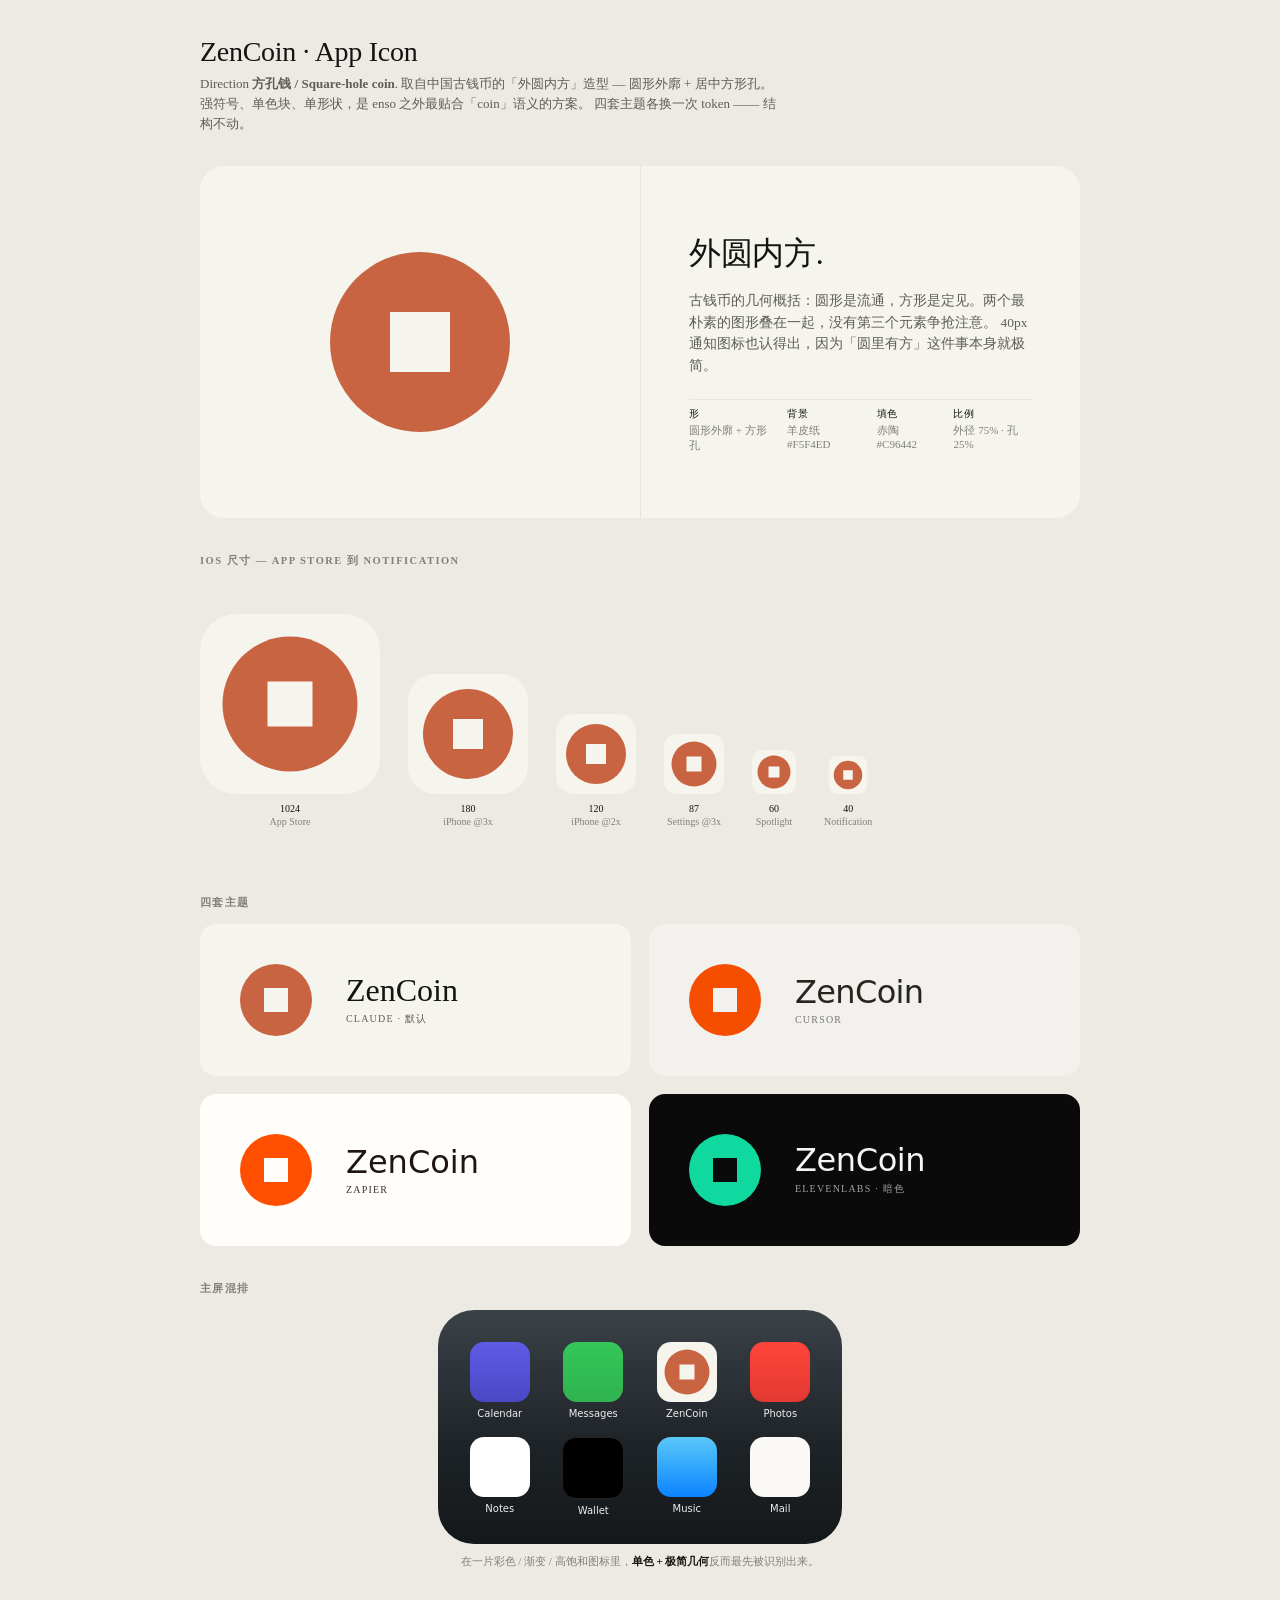
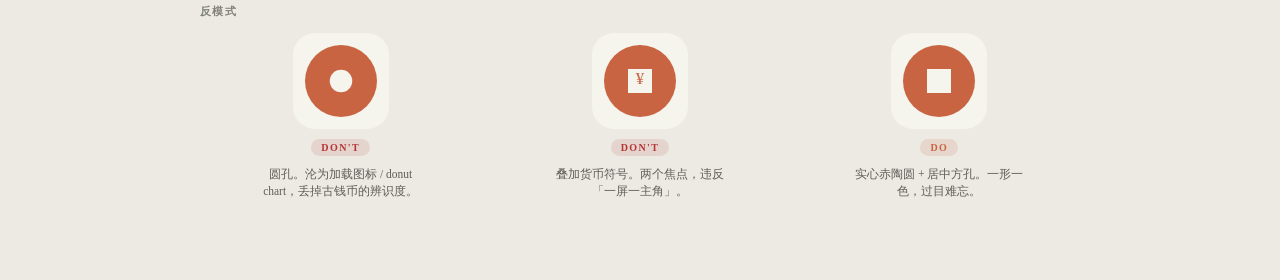
<file: .claude/skills/ZenCoin Design System/assets/app-icon-coin.html>
<!doctype html>
<html lang="zh"><head>
<meta charset="utf-8"/>
<title>ZenCoin · App Icon · 方孔钱</title>
<link rel="stylesheet" href="../colors_and_type.css"/>
<style>
  html, body { margin:0; padding:0; background:#ECEAE3; font-family:var(--font-design); }
  .page { max-width:880px; margin:0 auto; padding:36px 28px 80px; }

  h1 { font-size:28px; font-weight:500; color:#141413; margin:0 0 6px; letter-spacing:-0.01em; }
  .lede { font-size:13px; color:#5E5D59; margin:0 0 32px; line-height:1.55; max-width:580px; }
  .section-label { font-size:10.5px; font-weight:600; letter-spacing:0.14em; text-transform:uppercase;
    color:#80807a; margin:36px 0 14px; }
  .panel { border-radius:16px; padding:36px; }

  /* Hero */
  .hero { display:grid; grid-template-columns:1fr 1fr; gap:0; background:#F5F4ED; border-radius:24px; overflow:hidden; }
  .hero .left, .hero .right { padding:56px 48px; }
  .hero .left { display:flex; align-items:center; justify-content:center; }
  .hero .icon-xl { width:240px; height:240px; border-radius:54px; overflow:hidden; }
  .hero .icon-xl svg { width:100%; height:100%; display:block; }
  .hero .right { display:flex; flex-direction:column; justify-content:center; gap:14px; border-left:1px solid #E8E6DC; }
  .hero h2 { font-size:32px; font-weight:500; margin:0; color:#141413; letter-spacing:-0.01em; }
  .hero p { margin:0; font-size:13.5px; color:#5E5D59; line-height:1.6; }
  .hero .meta-row { display:flex; gap:18px; font-size:11px; color:#80807a; padding-top:8px; border-top:1px solid #E8E6DC; margin-top:8px; }
  .hero .meta-row b { color:#141413; font-weight:500; display:block; margin-bottom:2px;
    letter-spacing:0.08em; text-transform:uppercase; font-size:9.5px; }

  /* Sizes */
  .sizes { display:flex; flex-wrap:wrap; gap:28px; align-items:flex-end; padding:32px 0; }
  .size-cell { display:flex; flex-direction:column; align-items:center; gap:8px; }
  .size-cell .icon { border-radius:var(--r); overflow:hidden; }
  .size-cell .icon svg { width:100%; height:100%; display:block; }
  .size-cell .meta { font-size:10px; color:#80807a; font-feature-settings:"tnum"; text-align:center; line-height:1.3; }
  .size-cell .meta b { display:block; color:#141413; font-weight:500; }

  /* Theme grid */
  .themes { display:grid; grid-template-columns:1fr 1fr; gap:18px; }
  .theme-card { padding:28px; border-radius:16px; display:flex; align-items:center; gap:22px; }
  .theme-card .icon { width:96px; height:96px; border-radius:22px; overflow:hidden; flex:none; }
  .theme-card .icon svg { width:100%; height:100%; display:block; }
  .theme-card .word { font-size:32px; font-weight:500; line-height:1; }
  .theme-card .label { font-size:10px; letter-spacing:0.12em; text-transform:uppercase; margin-top:6px; }

  .t-claude { background:#F5F4ED; }
  .t-claude .word { font-family:"New York","Iowan Old Style","Charter",Georgia,serif; color:#141413; }
  .t-claude .label { color:#5E5D59; }

  .t-cursor { background:#F2F1ED; }
  .t-cursor .word { font-family:"SF Pro Display",-apple-system,system-ui,sans-serif; color:#26251E; letter-spacing:-0.02em; }
  .t-cursor .label { color:#26251E99; }

  .t-zapier { background:#FFFEFB; }
  .t-zapier .word { font-family:"SF Pro Display",-apple-system,system-ui,sans-serif; color:#201515; }
  .t-zapier .label { color:#36342E; }

  .t-eleven { background:#0A0A0A; }
  .t-eleven .word { font-family:"SF Pro Display","SF Pro",-apple-system,system-ui,sans-serif; color:#F5F5F5; letter-spacing:-0.0125em; }
  .t-eleven .label { color:#A0A0A0; }

  /* Home screen */
  .home { width:100%; max-width:360px; margin:0 auto;
    background-image:linear-gradient(180deg,#3a4248 0%,#1d2226 60%,#14181b 100%);
    border-radius:36px; padding:32px 22px 28px; }
  .home-grid { display:grid; grid-template-columns:repeat(4,1fr); gap:18px 14px; }
  .home .app { display:flex; flex-direction:column; align-items:center; gap:6px; }
  .home .app-icon { width:60px; height:60px; border-radius:14px; overflow:hidden; }
  .home .app-icon svg { width:100%; height:100%; display:block; }
  .home .app-name { font-size:10px; color:rgba(255,255,255,0.92); font-family:-apple-system,system-ui; }
  .filler1 { background:linear-gradient(180deg,#34c759,#30b350); }
  .filler2 { background:#fff; }
  .filler3 { background:linear-gradient(180deg,#5e5ce6,#4a48c4); }
  .filler4 { background:linear-gradient(180deg,#ff453a,#e23932); }
  .filler5 { background:#000; border:1px solid #222; }
  .filler6 { background:linear-gradient(180deg,#5ac8fa,#0a84ff); }
  .filler7 { background:#FAF9F5; }

  /* Don't / Do */
  .doDont { display:grid; grid-template-columns:repeat(3,1fr); gap:18px; }
  .dd { display:flex; flex-direction:column; gap:10px; align-items:center; }
  .dd .icon { width:96px; height:96px; border-radius:22px; overflow:hidden; }
  .dd .icon svg { width:100%; height:100%; display:block; }
  .dd .verdict { font-size:10px; font-weight:600; letter-spacing:0.14em; text-transform:uppercase;
    padding:3px 10px; border-radius:999px; }
  .dd.no .verdict { background:rgba(181,51,51,0.12); color:#B53333; }
  .dd.yes .verdict { background:rgba(201,100,66,0.15); color:#C96442; }
  .dd .why { font-size:11.5px; color:#5E5D59; text-align:center; max-width:180px; line-height:1.45; }
</style>
</head><body>

<div class="page">

<h1>ZenCoin · App Icon</h1>
<div class="lede">
  Direction <b>方孔钱 / Square-hole coin</b>. 取自中国古钱币的「外圆内方」造型 —
  圆形外廓 + 居中方形孔。强符号、单色块、单形状，是 enso 之外最贴合「coin」语义的方案。
  四套主题各换一次 token —— 结构不动。
</div>

<!-- Hero -->
<div class="hero">
  <div class="left">
    <div class="icon-xl">
      <svg viewBox="0 0 1024 1024">
        <rect width="1024" height="1024" fill="#F5F4ED"/>
        <mask id="hole-h"><rect width="1024" height="1024" fill="white"/><rect x="384" y="384" width="256" height="256" fill="black"/></mask>
        <circle cx="512" cy="512" r="384" fill="#C96442" mask="url(#hole-h)"/>
      </svg>
    </div>
  </div>
  <div class="right">
    <h2>外圆内方.</h2>
    <p>古钱币的几何概括：圆形是流通，方形是定见。两个最朴素的图形叠在一起，没有第三个元素争抢注意。
      40px 通知图标也认得出，因为「圆里有方」这件事本身就极简。</p>
    <div class="meta-row">
      <div><b>形</b>圆形外廓 + 方形孔</div>
      <div><b>背景</b>羊皮纸 #F5F4ED</div>
      <div><b>填色</b>赤陶 #C96442</div>
      <div><b>比例</b>外径 75% · 孔 25%</div>
    </div>
  </div>
</div>

<!-- iOS sizes -->
<div class="section-label">iOS 尺寸 — App Store 到 Notification</div>
<div class="sizes">
  <div class="size-cell"><div class="icon" style="--r:36px;width:180px;height:180px"><svg viewBox="0 0 1024 1024"><rect width="1024" height="1024" fill="#F5F4ED"/><mask id="m1"><rect width="1024" height="1024" fill="white"/><rect x="384" y="384" width="256" height="256" fill="black"/></mask><circle cx="512" cy="512" r="384" fill="#C96442" mask="url(#m1)"/></svg></div><div class="meta"><b>1024</b>App Store</div></div>
  <div class="size-cell"><div class="icon" style="--r:27px;width:120px;height:120px"><svg viewBox="0 0 1024 1024"><rect width="1024" height="1024" fill="#F5F4ED"/><mask id="m2"><rect width="1024" height="1024" fill="white"/><rect x="384" y="384" width="256" height="256" fill="black"/></mask><circle cx="512" cy="512" r="384" fill="#C96442" mask="url(#m2)"/></svg></div><div class="meta"><b>180</b>iPhone @3x</div></div>
  <div class="size-cell"><div class="icon" style="--r:18px;width:80px;height:80px"><svg viewBox="0 0 1024 1024"><rect width="1024" height="1024" fill="#F5F4ED"/><mask id="m3"><rect width="1024" height="1024" fill="white"/><rect x="384" y="384" width="256" height="256" fill="black"/></mask><circle cx="512" cy="512" r="384" fill="#C96442" mask="url(#m3)"/></svg></div><div class="meta"><b>120</b>iPhone @2x</div></div>
  <div class="size-cell"><div class="icon" style="--r:13px;width:60px;height:60px"><svg viewBox="0 0 1024 1024"><rect width="1024" height="1024" fill="#F5F4ED"/><mask id="m4"><rect width="1024" height="1024" fill="white"/><rect x="384" y="384" width="256" height="256" fill="black"/></mask><circle cx="512" cy="512" r="384" fill="#C96442" mask="url(#m4)"/></svg></div><div class="meta"><b>87</b>Settings @3x</div></div>
  <div class="size-cell"><div class="icon" style="--r:10px;width:44px;height:44px"><svg viewBox="0 0 1024 1024"><rect width="1024" height="1024" fill="#F5F4ED"/><mask id="m5"><rect width="1024" height="1024" fill="white"/><rect x="384" y="384" width="256" height="256" fill="black"/></mask><circle cx="512" cy="512" r="384" fill="#C96442" mask="url(#m5)"/></svg></div><div class="meta"><b>60</b>Spotlight</div></div>
  <div class="size-cell"><div class="icon" style="--r:8px;width:38px;height:38px"><svg viewBox="0 0 1024 1024"><rect width="1024" height="1024" fill="#F5F4ED"/><mask id="m6"><rect width="1024" height="1024" fill="white"/><rect x="384" y="384" width="256" height="256" fill="black"/></mask><circle cx="512" cy="512" r="384" fill="#C96442" mask="url(#m6)"/></svg></div><div class="meta"><b>40</b>Notification</div></div>
</div>

<!-- 4 themes -->
<div class="section-label">四套主题</div>
<div class="themes">
  <div class="theme-card t-claude">
    <div class="icon"><svg viewBox="0 0 1024 1024"><rect width="1024" height="1024" fill="#F5F4ED"/><mask id="tc1"><rect width="1024" height="1024" fill="white"/><rect x="384" y="384" width="256" height="256" fill="black"/></mask><circle cx="512" cy="512" r="384" fill="#C96442" mask="url(#tc1)"/></svg></div>
    <div><div class="word">ZenCoin</div><div class="label">Claude · 默认</div></div>
  </div>
  <div class="theme-card t-cursor">
    <div class="icon"><svg viewBox="0 0 1024 1024"><rect width="1024" height="1024" fill="#F2F1ED"/><mask id="tc2"><rect width="1024" height="1024" fill="white"/><rect x="384" y="384" width="256" height="256" fill="black"/></mask><circle cx="512" cy="512" r="384" fill="#F54E00" mask="url(#tc2)"/></svg></div>
    <div><div class="word">ZenCoin</div><div class="label">Cursor</div></div>
  </div>
  <div class="theme-card t-zapier">
    <div class="icon"><svg viewBox="0 0 1024 1024"><rect width="1024" height="1024" fill="#FFFEFB"/><mask id="tc3"><rect width="1024" height="1024" fill="white"/><rect x="384" y="384" width="256" height="256" fill="black"/></mask><circle cx="512" cy="512" r="384" fill="#FF4F00" mask="url(#tc3)"/></svg></div>
    <div><div class="word">ZenCoin</div><div class="label">Zapier</div></div>
  </div>
  <div class="theme-card t-eleven">
    <div class="icon"><svg viewBox="0 0 1024 1024"><rect width="1024" height="1024" fill="#0A0A0A"/><mask id="tc4"><rect width="1024" height="1024" fill="white"/><rect x="384" y="384" width="256" height="256" fill="black"/></mask><circle cx="512" cy="512" r="384" fill="#10D9A0" mask="url(#tc4)"/></svg></div>
    <div><div class="word">ZenCoin</div><div class="label">ElevenLabs · 暗色</div></div>
  </div>
</div>

<!-- Home screen -->
<div class="section-label">主屏混排</div>
<div class="home">
  <div class="home-grid">
    <div class="app"><div class="app-icon filler3"></div><div class="app-name">Calendar</div></div>
    <div class="app"><div class="app-icon filler1"></div><div class="app-name">Messages</div></div>
    <div class="app"><div class="app-icon"><svg viewBox="0 0 1024 1024"><rect width="1024" height="1024" fill="#F5F4ED"/><mask id="hm1"><rect width="1024" height="1024" fill="white"/><rect x="384" y="384" width="256" height="256" fill="black"/></mask><circle cx="512" cy="512" r="384" fill="#C96442" mask="url(#hm1)"/></svg></div><div class="app-name">ZenCoin</div></div>
    <div class="app"><div class="app-icon filler4"></div><div class="app-name">Photos</div></div>
    <div class="app"><div class="app-icon filler2"></div><div class="app-name">Notes</div></div>
    <div class="app"><div class="app-icon filler5"></div><div class="app-name">Wallet</div></div>
    <div class="app"><div class="app-icon filler6"></div><div class="app-name">Music</div></div>
    <div class="app"><div class="app-icon filler7"></div><div class="app-name">Mail</div></div>
  </div>
</div>
<div style="font-size:11px;color:#80807a;margin-top:10px;text-align:center">
  在一片彩色 / 渐变 / 高饱和图标里，<b style="color:#141413">单色 + 极简几何</b>反而最先被识别出来。
</div>

<!-- Don't / Do -->
<div class="section-label">反模式</div>
<div class="doDont">
  <div class="dd no">
    <div class="icon"><svg viewBox="0 0 1024 1024"><rect width="1024" height="1024" fill="#F5F4ED"/><mask id="bd1"><rect width="1024" height="1024" fill="white"/><circle cx="512" cy="512" r="120" fill="black"/></mask><circle cx="512" cy="512" r="384" fill="#C96442" mask="url(#bd1)"/></svg></div>
    <div class="verdict">Don't</div>
    <div class="why">圆孔。沦为加载图标 / donut chart，丢掉古钱币的辨识度。</div>
  </div>
  <div class="dd no">
    <div class="icon"><svg viewBox="0 0 1024 1024"><rect width="1024" height="1024" fill="#F5F4ED"/><mask id="bd2"><rect width="1024" height="1024" fill="white"/><rect x="384" y="384" width="256" height="256" fill="black"/></mask><circle cx="512" cy="512" r="384" fill="#C96442" mask="url(#bd2)"/><text x="512" y="540" text-anchor="middle" font-size="180" fill="#C96442" font-family="serif">¥</text></svg></div>
    <div class="verdict">Don't</div>
    <div class="why">叠加货币符号。两个焦点，违反「一屏一主角」。</div>
  </div>
  <div class="dd yes">
    <div class="icon"><svg viewBox="0 0 1024 1024"><rect width="1024" height="1024" fill="#F5F4ED"/><mask id="bd3"><rect width="1024" height="1024" fill="white"/><rect x="384" y="384" width="256" height="256" fill="black"/></mask><circle cx="512" cy="512" r="384" fill="#C96442" mask="url(#bd3)"/></svg></div>
    <div class="verdict">Do</div>
    <div class="why">实心赤陶圆 + 居中方孔。一形一色，过目难忘。</div>
  </div>
</div>

</div>
</body></html>
</file>
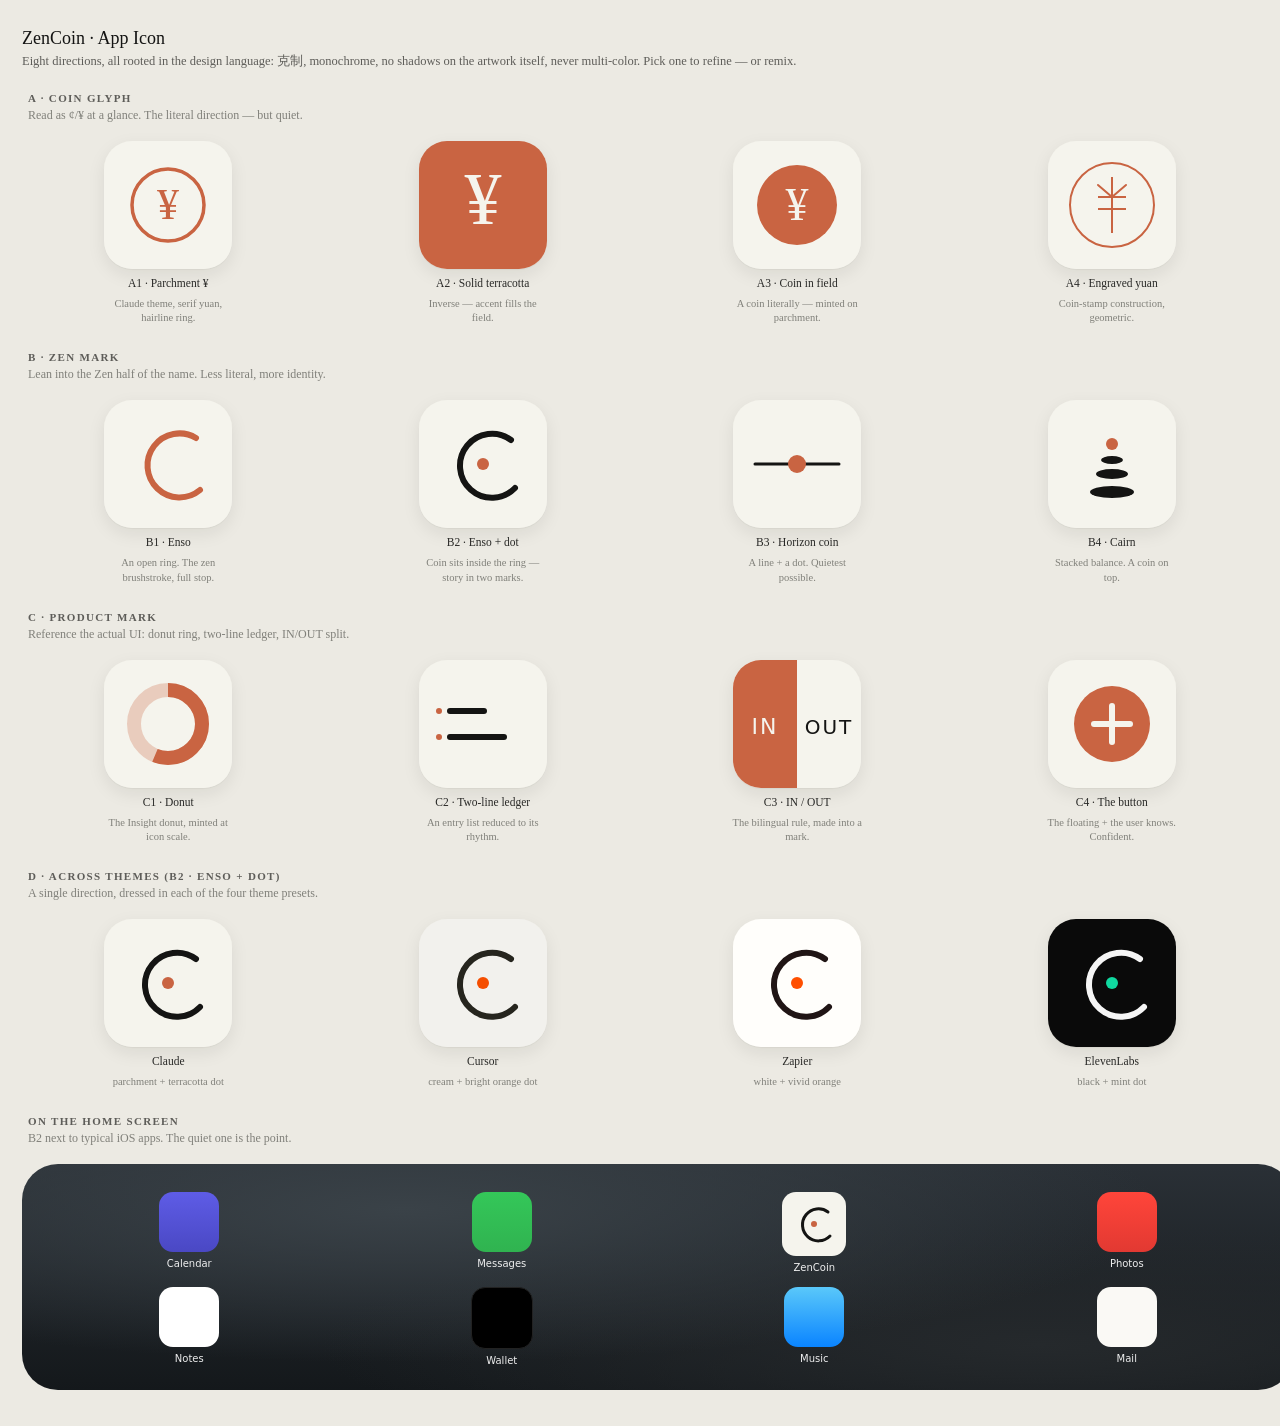
<file: .claude/skills/ZenCoin Design System/assets/app-icon-explorations.html>
<!doctype html>
<html lang="en"><head>
<meta charset="utf-8"/>
<title>ZenCoin · App Icon Explorations</title>
<link rel="stylesheet" href="../colors_and_type.css"/>
<style>
  html, body { margin: 0; padding: 0; background: #ECEAE3; }
  body { padding: 28px 22px 36px; font-family: var(--font-design); }

  .group-title { font-size: 11px; font-weight: 600; letter-spacing: 0.12em; text-transform: uppercase; color: #5E5D59; margin: 6px 6px 14px; }
  .group-title + .group-sub { font-size: 12px; color: #80807a; margin: -10px 6px 18px; }
  .grid { display: grid; grid-template-columns: repeat(4, 1fr); gap: 22px 22px; margin-bottom: 26px; }

  .icon-cell { display: flex; flex-direction: column; align-items: center; gap: 8px; }
  .icon {
    width: 128px; height: 128px;
    border-radius: 28px;            /* iOS squircle approx */
    overflow: hidden; position: relative;
    box-shadow: 0 1px 1px rgba(0,0,0,0.04), 0 6px 18px rgba(20,20,19,0.08);
  }
  .icon svg { width: 100%; height: 100%; display: block; }
  .name { font-size: 11.5px; font-weight: 500; color: #2a2a28; }
  .desc { font-size: 10.5px; color: #80807a; text-align: center; max-width: 130px; line-height: 1.35; }

  /* Home-screen mock for the favorite */
  .home {
    width: 100%;
    background: #1d2226;
    background-image:
      radial-gradient(ellipse at 30% 20%, #3a4248 0%, transparent 60%),
      radial-gradient(ellipse at 80% 80%, #25292c 0%, transparent 50%),
      linear-gradient(180deg, #2a3036 0%, #14181b 100%);
    border-radius: 36px;
    padding: 28px 18px 24px;
    margin-top: 6px;
  }
  .home-grid { display: grid; grid-template-columns: repeat(4, 1fr); gap: 14px 14px; }
  .home .app { display: flex; flex-direction: column; align-items: center; gap: 6px; }
  .home .app-icon { width: 60px; height: 60px; border-radius: 14px; overflow: hidden; }
  .home .app-name { font-size: 10px; color: rgba(255,255,255,0.92); font-family: -apple-system, system-ui; }
  .home .app.feat .app-icon { width: 64px; height: 64px; }

  /* simulated wallpaper apps */
  .filler1 { background: linear-gradient(180deg,#34c759,#30b350); }
  .filler2 { background: #fff; }
  .filler3 { background: linear-gradient(180deg,#5e5ce6,#4a48c4); }
  .filler4 { background: linear-gradient(180deg,#ff453a,#e23932); }
  .filler5 { background: #000; border: 1px solid #222; }
  .filler6 { background: linear-gradient(180deg,#5ac8fa,#0a84ff); }
  .filler7 { background: #FAF9F5; }

  h1 { font-size: 18px; font-weight: 500; color: #141413; margin: 0 0 4px; }
  .lede { font-size: 12.5px; color: #5E5D59; margin: 0 0 22px; }
</style>
</head><body>

<h1>ZenCoin · App Icon</h1>
<div class="lede">Eight directions, all rooted in the design language: 克制, monochrome, no shadows on the artwork itself, never multi-color. Pick one to refine — or remix.</div>

<!-- ============ Group A · Coin glyph ============ -->
<div class="group-title">A · Coin glyph</div>
<div class="group-sub">Read as ¢/¥ at a glance. The literal direction — but quiet.</div>
<div class="grid">

  <div class="icon-cell">
    <div class="icon">
      <svg viewBox="0 0 128 128">
        <rect width="128" height="128" fill="#F5F4ED"/>
        <circle cx="64" cy="64" r="36" fill="none" stroke="#C96442" stroke-width="3.5"/>
        <text x="64" y="78" font-family="New York, Georgia, serif" font-size="44" font-weight="500" fill="#C96442" text-anchor="middle">¥</text>
      </svg>
    </div>
    <div class="name">A1 · Parchment ¥</div>
    <div class="desc">Claude theme, serif yuan, hairline ring.</div>
  </div>

  <div class="icon-cell">
    <div class="icon">
      <svg viewBox="0 0 128 128">
        <rect width="128" height="128" fill="#C96442"/>
        <text x="64" y="83" font-family="New York, Georgia, serif" font-size="74" font-weight="500" fill="#F5F4ED" text-anchor="middle">¥</text>
      </svg>
    </div>
    <div class="name">A2 · Solid terracotta</div>
    <div class="desc">Inverse — accent fills the field.</div>
  </div>

  <div class="icon-cell">
    <div class="icon">
      <svg viewBox="0 0 128 128">
        <rect width="128" height="128" fill="#F5F4ED"/>
        <circle cx="64" cy="64" r="40" fill="#C96442"/>
        <text x="64" y="79" font-family="New York, Georgia, serif" font-size="46" font-weight="500" fill="#F5F4ED" text-anchor="middle">¥</text>
      </svg>
    </div>
    <div class="name">A3 · Coin in field</div>
    <div class="desc">A coin literally — minted on parchment.</div>
  </div>

  <div class="icon-cell">
    <div class="icon">
      <svg viewBox="0 0 128 128">
        <rect width="128" height="128" fill="#F5F4ED"/>
        <circle cx="64" cy="64" r="42" fill="none" stroke="#C96442" stroke-width="2"/>
        <line x1="64" y1="36" x2="64" y2="92" stroke="#C96442" stroke-width="2"/>
        <line x1="50" y1="56" x2="78" y2="56" stroke="#C96442" stroke-width="2"/>
        <line x1="50" y1="68" x2="78" y2="68" stroke="#C96442" stroke-width="2"/>
        <path d="M50 44 L64 56 L78 44" stroke="#C96442" stroke-width="2" fill="none" stroke-linecap="round" stroke-linejoin="round"/>
      </svg>
    </div>
    <div class="name">A4 · Engraved yuan</div>
    <div class="desc">Coin-stamp construction, geometric.</div>
  </div>
</div>

<!-- ============ Group B · Zen mark ============ -->
<div class="group-title">B · Zen mark</div>
<div class="group-sub">Lean into the Zen half of the name. Less literal, more identity.</div>
<div class="grid">

  <div class="icon-cell">
    <div class="icon">
      <svg viewBox="0 0 128 128">
        <rect width="128" height="128" fill="#F5F4ED"/>
        <!-- enso brushstroke, broken ring -->
        <path d="M 92 38
                 A 32 32 0 1 0 96 90"
              fill="none" stroke="#C96442" stroke-width="6" stroke-linecap="round"/>
      </svg>
    </div>
    <div class="name">B1 · Enso</div>
    <div class="desc">An open ring. The zen brushstroke, full stop.</div>
  </div>

  <div class="icon-cell">
    <div class="icon">
      <svg viewBox="0 0 128 128">
        <rect width="128" height="128" fill="#F5F4ED"/>
        <path d="M 92 40
                 A 32 32 0 1 0 96 88"
              fill="none" stroke="#141413" stroke-width="6" stroke-linecap="round"/>
        <circle cx="64" cy="64" r="6" fill="#C96442"/>
      </svg>
    </div>
    <div class="name">B2 · Enso + dot</div>
    <div class="desc">Coin sits inside the ring — story in two marks.</div>
  </div>

  <div class="icon-cell">
    <div class="icon">
      <svg viewBox="0 0 128 128">
        <rect width="128" height="128" fill="#F5F4ED"/>
        <!-- single horizontal stone, very horizon-ish -->
        <line x1="22" y1="64" x2="106" y2="64" stroke="#141413" stroke-width="3" stroke-linecap="round"/>
        <circle cx="64" cy="64" r="9" fill="#C96442"/>
      </svg>
    </div>
    <div class="name">B3 · Horizon coin</div>
    <div class="desc">A line + a dot. Quietest possible.</div>
  </div>

  <div class="icon-cell">
    <div class="icon">
      <svg viewBox="0 0 128 128">
        <rect width="128" height="128" fill="#F5F4ED"/>
        <!-- stacked stones -->
        <ellipse cx="64" cy="92" rx="22" ry="6" fill="#141413"/>
        <ellipse cx="64" cy="74" rx="16" ry="5" fill="#141413"/>
        <ellipse cx="64" cy="60" rx="11" ry="4" fill="#141413"/>
        <circle cx="64" cy="44" r="6" fill="#C96442"/>
      </svg>
    </div>
    <div class="name">B4 · Cairn</div>
    <div class="desc">Stacked balance. A coin on top.</div>
  </div>
</div>

<!-- ============ Group C · Donut & ledger ============ -->
<div class="group-title">C · Product mark</div>
<div class="group-sub">Reference the actual UI: donut ring, two-line ledger, IN/OUT split.</div>
<div class="grid">

  <div class="icon-cell">
    <div class="icon">
      <svg viewBox="0 0 128 128">
        <rect width="128" height="128" fill="#F5F4ED"/>
        <!-- donut chart with one larger slice -->
        <circle cx="64" cy="64" r="34" fill="none" stroke="#C96442" stroke-width="14" stroke-opacity="0.28"/>
        <circle cx="64" cy="64" r="34" fill="none" stroke="#C96442" stroke-width="14"
                stroke-dasharray="120 213.6" transform="rotate(-90 64 64)"/>
      </svg>
    </div>
    <div class="name">C1 · Donut</div>
    <div class="desc">The Insight donut, minted at icon scale.</div>
  </div>

  <div class="icon-cell">
    <div class="icon">
      <svg viewBox="0 0 128 128">
        <rect width="128" height="128" fill="#F5F4ED"/>
        <!-- Two abstract ledger lines -->
        <rect x="28" y="48" width="40" height="6" rx="3" fill="#141413"/>
        <rect x="28" y="74" width="60" height="6" rx="3" fill="#141413"/>
        <!-- accent dot for the active row -->
        <circle cx="20" cy="51" r="3" fill="#C96442"/>
        <circle cx="20" cy="77" r="3" fill="#C96442"/>
      </svg>
    </div>
    <div class="name">C2 · Two-line ledger</div>
    <div class="desc">An entry list reduced to its rhythm.</div>
  </div>

  <div class="icon-cell">
    <div class="icon">
      <svg viewBox="0 0 128 128">
        <rect width="128" height="128" fill="#F5F4ED"/>
        <!-- IN / OUT divided field -->
        <rect x="0" y="0" width="64" height="128" fill="#C96442"/>
        <text x="32" y="74" font-family="-apple-system,system-ui" font-size="22" font-weight="500" letter-spacing="2" fill="#F5F4ED" text-anchor="middle">IN</text>
        <text x="96" y="74" font-family="-apple-system,system-ui" font-size="20" font-weight="500" letter-spacing="2" fill="#141413" text-anchor="middle">OUT</text>
      </svg>
    </div>
    <div class="name">C3 · IN / OUT</div>
    <div class="desc">The bilingual rule, made into a mark.</div>
  </div>

  <div class="icon-cell">
    <div class="icon">
      <svg viewBox="0 0 128 128">
        <rect width="128" height="128" fill="#F5F4ED"/>
        <!-- plus button — the literal three-tap entrypoint -->
        <circle cx="64" cy="64" r="38" fill="#C96442"/>
        <line x1="64" y1="46" x2="64" y2="82" stroke="#F5F4ED" stroke-width="6" stroke-linecap="round"/>
        <line x1="46" y1="64" x2="82" y2="64" stroke="#F5F4ED" stroke-width="6" stroke-linecap="round"/>
      </svg>
    </div>
    <div class="name">C4 · The button</div>
    <div class="desc">The floating + the user knows. Confident.</div>
  </div>
</div>

<!-- ============ Group D · Theme variants of favorite ============ -->
<div class="group-title">D · Across themes (B2 · Enso + dot)</div>
<div class="group-sub">A single direction, dressed in each of the four theme presets.</div>
<div class="grid">

  <div class="icon-cell">
    <div class="icon">
      <svg viewBox="0 0 128 128">
        <rect width="128" height="128" fill="#F5F4ED"/>
        <path d="M 92 40 A 32 32 0 1 0 96 88" fill="none" stroke="#141413" stroke-width="6" stroke-linecap="round"/>
        <circle cx="64" cy="64" r="6" fill="#C96442"/>
      </svg>
    </div>
    <div class="name">Claude</div>
    <div class="desc">parchment + terracotta dot</div>
  </div>

  <div class="icon-cell">
    <div class="icon">
      <svg viewBox="0 0 128 128">
        <rect width="128" height="128" fill="#F2F1ED"/>
        <path d="M 92 40 A 32 32 0 1 0 96 88" fill="none" stroke="#26251E" stroke-width="6" stroke-linecap="round"/>
        <circle cx="64" cy="64" r="6" fill="#F54E00"/>
      </svg>
    </div>
    <div class="name">Cursor</div>
    <div class="desc">cream + bright orange dot</div>
  </div>

  <div class="icon-cell">
    <div class="icon">
      <svg viewBox="0 0 128 128">
        <rect width="128" height="128" fill="#FFFEFB"/>
        <path d="M 92 40 A 32 32 0 1 0 96 88" fill="none" stroke="#201515" stroke-width="6" stroke-linecap="round"/>
        <circle cx="64" cy="64" r="6" fill="#FF4F00"/>
      </svg>
    </div>
    <div class="name">Zapier</div>
    <div class="desc">white + vivid orange</div>
  </div>

  <div class="icon-cell">
    <div class="icon">
      <svg viewBox="0 0 128 128">
        <rect width="128" height="128" fill="#0A0A0A"/>
        <path d="M 92 40 A 32 32 0 1 0 96 88" fill="none" stroke="#F5F5F5" stroke-width="6" stroke-linecap="round"/>
        <circle cx="64" cy="64" r="6" fill="#10D9A0"/>
      </svg>
    </div>
    <div class="name">ElevenLabs</div>
    <div class="desc">black + mint dot</div>
  </div>
</div>

<!-- ============ Home screen test ============ -->
<div class="group-title">On the home screen</div>
<div class="group-sub">B2 next to typical iOS apps. The quiet one is the point.</div>
<div class="home">
  <div class="home-grid">
    <div class="app"><div class="app-icon filler3"></div><div class="app-name">Calendar</div></div>
    <div class="app"><div class="app-icon filler1"></div><div class="app-name">Messages</div></div>
    <div class="app feat">
      <div class="app-icon">
        <svg viewBox="0 0 128 128"><rect width="128" height="128" fill="#F5F4ED"/><path d="M 92 40 A 32 32 0 1 0 96 88" fill="none" stroke="#141413" stroke-width="6" stroke-linecap="round"/><circle cx="64" cy="64" r="6" fill="#C96442"/></svg>
      </div>
      <div class="app-name">ZenCoin</div>
    </div>
    <div class="app"><div class="app-icon filler4"></div><div class="app-name">Photos</div></div>
    <div class="app"><div class="app-icon filler2"></div><div class="app-name">Notes</div></div>
    <div class="app"><div class="app-icon filler5"></div><div class="app-name">Wallet</div></div>
    <div class="app"><div class="app-icon filler6"></div><div class="app-name">Music</div></div>
    <div class="app"><div class="app-icon filler7"></div><div class="app-name">Mail</div></div>
  </div>
</div>

</body></html>
</file>
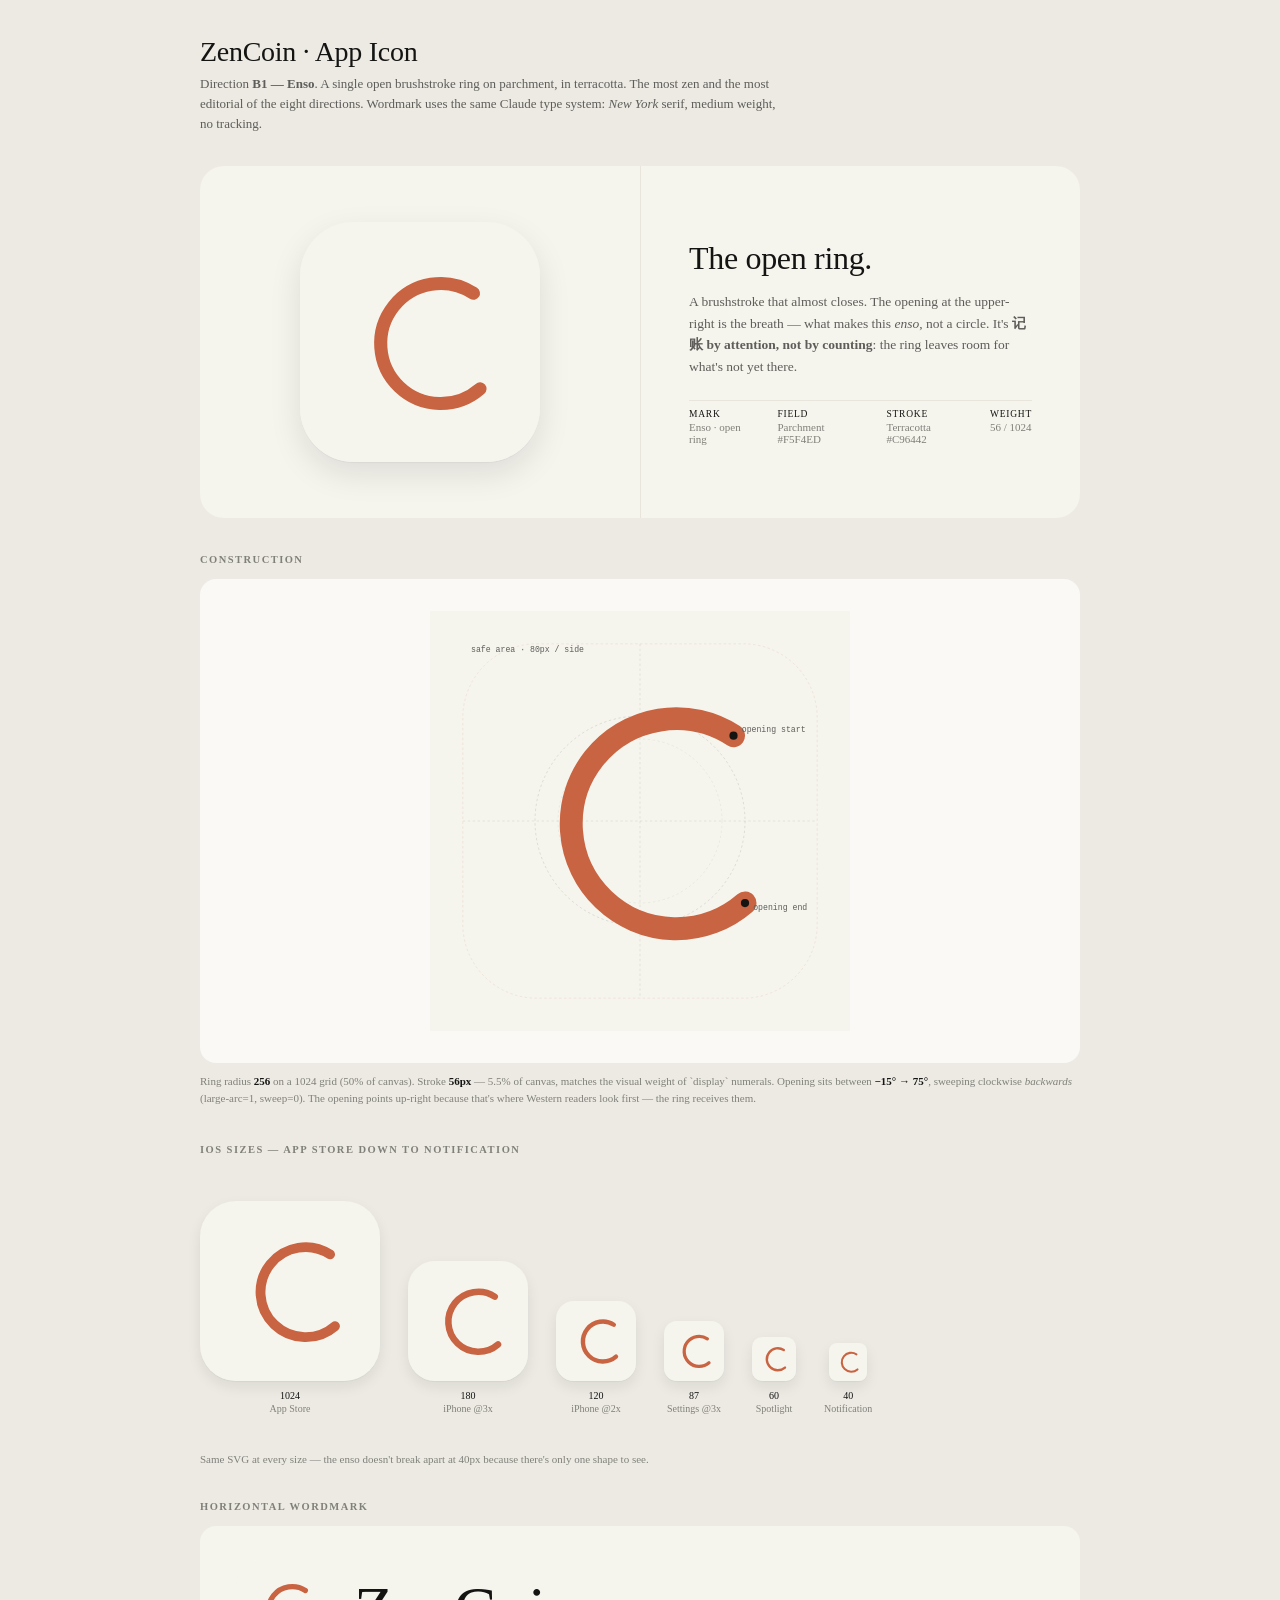
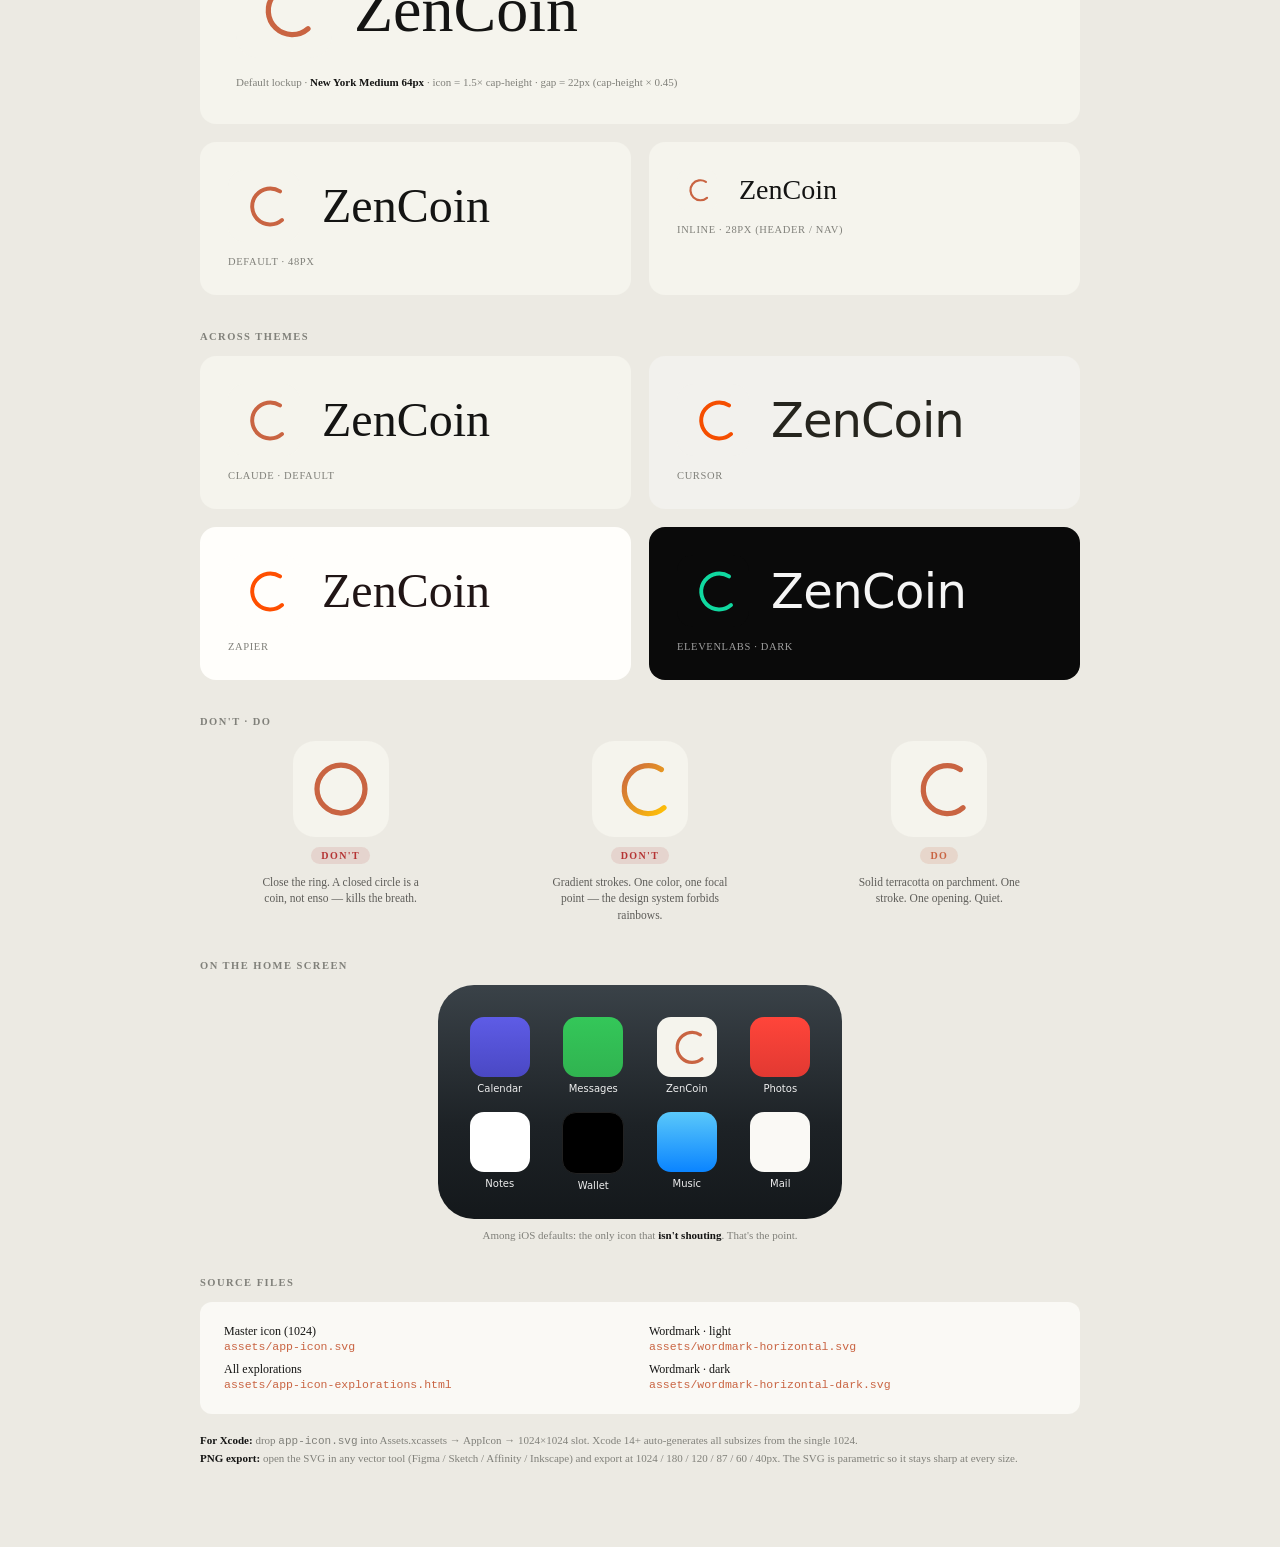
<file: .claude/skills/ZenCoin Design System/assets/app-icon-final.html>
<!doctype html>
<html lang="en"><head>
<meta charset="utf-8"/>
<title>ZenCoin · Brand Lockup</title>
<link rel="stylesheet" href="../colors_and_type.css"/>
<style>
  html, body { margin: 0; padding: 0; background: #ECEAE3; font-family: var(--font-design); }
  .page { max-width: 880px; margin: 0 auto; padding: 36px 28px 80px; }

  h1 { font-size: 28px; font-weight: 500; color: #141413; margin: 0 0 6px; letter-spacing: -0.01em; }
  .lede { font-size: 13px; color: #5E5D59; margin: 0 0 32px; line-height: 1.55; max-width: 580px; }

  .section-label { font-size: 10.5px; font-weight: 600; letter-spacing: 0.14em; text-transform: uppercase; color: #80807a; margin: 36px 0 14px; }

  .panel { background: #F5F4ED; border-radius: 16px; padding: 36px; }
  .panel.dark { background: #0A0A0A; }
  .panel.cream { background: #FFFEFB; }
  .panel.cursor { background: #F2F1ED; }

  /* ===== Hero icon ===== */
  .hero { display: grid; grid-template-columns: 1fr 1fr; gap: 0; background: #F5F4ED; border-radius: 24px; overflow: hidden; }
  .hero .left, .hero .right { padding: 56px 48px; }
  .hero .left { display: flex; align-items: center; justify-content: center; }
  .hero .icon-xl { width: 240px; height: 240px; border-radius: 54px; overflow: hidden;
    box-shadow: 0 1px 1px rgba(0,0,0,0.04), 0 12px 32px rgba(20,20,19,0.10); }
  .hero .icon-xl svg { width: 100%; height: 100%; display: block; }
  .hero .right { display: flex; flex-direction: column; justify-content: center; gap: 14px; border-left: 1px solid #E8E6DC; }
  .hero h2 { font-size: 32px; font-weight: 500; margin: 0; color: #141413; letter-spacing: -0.01em; }
  .hero p { margin: 0; font-size: 13.5px; color: #5E5D59; line-height: 1.6; }
  .hero .meta-row { display: flex; gap: 18px; font-size: 11px; color: #80807a; padding-top: 8px; border-top: 1px solid #E8E6DC; margin-top: 8px; }
  .hero .meta-row b { color: #141413; font-weight: 500; display: block; margin-bottom: 2px; letter-spacing: 0.08em; text-transform: uppercase; font-size: 9.5px; }

  /* ===== iOS sizes grid ===== */
  .sizes { display: flex; flex-wrap: wrap; gap: 28px; align-items: flex-end; padding: 32px 0; }
  .size-cell { display: flex; flex-direction: column; align-items: center; gap: 8px; }
  .size-cell .icon { border-radius: var(--r); overflow: hidden; box-shadow: 0 1px 1px rgba(0,0,0,0.04), 0 6px 14px rgba(20,20,19,0.08); }
  .size-cell .icon svg { width: 100%; height: 100%; display: block; }
  .size-cell .meta { font-size: 10px; color: #80807a; font-feature-settings: "tnum"; text-align: center; line-height: 1.3; }
  .size-cell .meta b { display: block; color: #141413; font-weight: 500; }

  /* ===== Wordmark ===== */
  .lockup { display: flex; align-items: center; gap: 22px; }
  .lockup .icon { width: 72px; height: 72px; border-radius: 16px; overflow: hidden; flex: none; }
  .lockup .icon svg { width: 100%; height: 100%; display: block; }
  .lockup .word { font-family: "New York", "Iowan Old Style", "Charter", Georgia, serif; font-size: 48px; font-weight: 500; letter-spacing: 0; color: #141413; line-height: 1; }
  .lockup.lg .icon { width: 96px; height: 96px; border-radius: 22px; }
  .lockup.lg .word { font-size: 64px; }
  .lockup.sm .icon { width: 40px; height: 40px; border-radius: 9px; }
  .lockup.sm .word { font-size: 28px; }
  .lockup.dark .word { color: #F5F5F5; font-family: "SF Pro Display", "SF Pro", -apple-system, system-ui, sans-serif; letter-spacing: -0.0125em; }
  .lockup.dark .icon { background: #0A0A0A; }
  .lockup.cream .word { color: #201515; }
  .lockup.cursor .word { color: #26251E; font-family: "SF Pro Display", -apple-system, system-ui, sans-serif; letter-spacing: -0.02em; }

  /* ===== Construction grid ===== */
  .construction { background: #FAF9F5; border-radius: 16px; padding: 32px; display: flex; align-items: center; justify-content: center; }
  .construction svg { width: 100%; max-width: 420px; height: auto; }

  /* ===== Don't / do ===== */
  .doDont { display: grid; grid-template-columns: repeat(3, 1fr); gap: 18px; }
  .dd { display: flex; flex-direction: column; gap: 10px; align-items: center; }
  .dd .icon { width: 96px; height: 96px; border-radius: 22px; overflow: hidden; }
  .dd .icon svg { width: 100%; height: 100%; display: block; }
  .dd .verdict { font-size: 10px; font-weight: 600; letter-spacing: 0.14em; text-transform: uppercase; padding: 3px 10px; border-radius: 999px; }
  .dd.no .verdict { background: rgba(181,51,51,0.12); color: #B53333; }
  .dd.yes .verdict { background: rgba(201,100,66,0.15); color: #C96442; }
  .dd .why { font-size: 11.5px; color: #5E5D59; text-align: center; max-width: 180px; line-height: 1.45; }

  /* ===== Home screen ===== */
  .home { width: 100%; max-width: 360px; margin: 0 auto;
    background-image: linear-gradient(180deg,#3a4248 0%,#1d2226 60%,#14181b 100%);
    border-radius: 36px; padding: 32px 22px 28px; }
  .home-grid { display: grid; grid-template-columns: repeat(4, 1fr); gap: 18px 14px; }
  .home .app { display: flex; flex-direction: column; align-items: center; gap: 6px; }
  .home .app-icon { width: 60px; height: 60px; border-radius: 14px; overflow: hidden; }
  .home .app-icon svg { width: 100%; height: 100%; display: block; }
  .home .app-name { font-size: 10px; color: rgba(255,255,255,0.92); font-family: -apple-system, system-ui; }
  .filler1 { background: linear-gradient(180deg,#34c759,#30b350); }
  .filler2 { background: #fff; }
  .filler3 { background: linear-gradient(180deg,#5e5ce6,#4a48c4); }
  .filler4 { background: linear-gradient(180deg,#ff453a,#e23932); }
  .filler5 { background: #000; border: 1px solid #222; }
  .filler6 { background: linear-gradient(180deg,#5ac8fa,#0a84ff); }
  .filler7 { background: #FAF9F5; }

  .files { display: grid; grid-template-columns: 1fr 1fr; gap: 8px 18px; font-size: 12px; color: #5E5D59; }
  .files a { color: #C96442; text-decoration: none; font-family: ui-monospace, "SF Mono", Menlo, monospace; font-size: 11.5px; }
  .files a:hover { text-decoration: underline; }
  .files .label { color: #141413; font-weight: 500; }

  /* horizontal scrolling sizes */
  .sizes::-webkit-scrollbar { display: none; }
</style>
</head><body>

<div class="page">

<h1>ZenCoin · App Icon</h1>
<div class="lede">
  Direction <b>B1 — Enso</b>. A single open brushstroke ring on parchment, in terracotta. The most zen and the most editorial of the eight directions. Wordmark uses the same Claude type system: <i>New York</i> serif, medium weight, no tracking.
</div>

<!-- ============ Hero ============ -->
<div class="hero">
  <div class="left">
    <div class="icon-xl">
      <svg viewBox="0 0 1024 1024">
        <rect width="1024" height="1024" fill="#F5F4ED"/>
        <path d="M 740 304 A 256 256 0 1 0 768 712" fill="none" stroke="#C96442" stroke-width="56" stroke-linecap="round"/>
      </svg>
    </div>
  </div>
  <div class="right">
    <h2>The open ring.</h2>
    <p>A brushstroke that almost closes. The opening at the upper-right is the breath — what makes this <i>enso</i>, not a circle. It's <b>记账 by attention, not by counting</b>: the ring leaves room for what's not yet there.</p>
    <div class="meta-row">
      <div><b>Mark</b>Enso · open ring</div>
      <div><b>Field</b>Parchment #F5F4ED</div>
      <div><b>Stroke</b>Terracotta #C96442</div>
      <div><b>Weight</b>56 / 1024</div>
    </div>
  </div>
</div>

<!-- ============ Construction ============ -->
<div class="section-label">Construction</div>
<div class="construction">
  <svg viewBox="0 0 1024 1024">
    <rect width="1024" height="1024" fill="#F5F4ED"/>
    <!-- safe area ring -->
    <rect x="80" y="80" width="864" height="864" rx="180" fill="none" stroke="#C9644222" stroke-width="2" stroke-dasharray="6 6"/>
    <!-- bbox of stroke -->
    <circle cx="512" cy="512" r="256" fill="none" stroke="#14141322" stroke-width="2" stroke-dasharray="6 6"/>
    <circle cx="512" cy="512" r="200" fill="none" stroke="#14141311" stroke-width="2" stroke-dasharray="6 6"/>
    <!-- centerline cross -->
    <line x1="80" y1="512" x2="944" y2="512" stroke="#14141318" stroke-width="2" stroke-dasharray="6 6"/>
    <line x1="512" y1="80" x2="512" y2="944" stroke="#14141318" stroke-width="2" stroke-dasharray="6 6"/>
    <!-- enso -->
    <path d="M 740 304 A 256 256 0 1 0 768 712" fill="none" stroke="#C96442" stroke-width="56" stroke-linecap="round"/>
    <!-- annotations -->
    <circle cx="740" cy="304" r="10" fill="#141413"/>
    <circle cx="768" cy="712" r="10" fill="#141413"/>
    <text x="760" y="294" font-family="ui-monospace,Menlo,monospace" font-size="20" fill="#5E5D59">opening start</text>
    <text x="788" y="730" font-family="ui-monospace,Menlo,monospace" font-size="20" fill="#5E5D59">opening end</text>
    <text x="100" y="100" font-family="ui-monospace,Menlo,monospace" font-size="20" fill="#5E5D59">safe area · 80px / side</text>
  </svg>
</div>
<div style="font-size:11px;color:#80807a;margin-top:10px;line-height:1.55">
  Ring radius <b style="color:#141413">256</b> on a 1024 grid (50% of canvas). Stroke <b style="color:#141413">56px</b> — 5.5% of canvas, matches the visual weight of `display` numerals. Opening sits between <b style="color:#141413">−15° → 75°</b>, sweeping clockwise <i>backwards</i> (large-arc=1, sweep=0). The opening points up-right because that's where Western readers look first — the ring receives them.
</div>

<!-- ============ iOS sizes ============ -->
<div class="section-label">iOS Sizes — App Store down to Notification</div>
<div class="sizes">
  <div class="size-cell"><div class="icon" style="--r:36px;width:180px;height:180px"><svg viewBox="0 0 1024 1024"><rect width="1024" height="1024" fill="#F5F4ED"/><path d="M 740 304 A 256 256 0 1 0 768 712" fill="none" stroke="#C96442" stroke-width="56" stroke-linecap="round"/></svg></div><div class="meta"><b>1024</b>App Store</div></div>
  <div class="size-cell"><div class="icon" style="--r:27px;width:120px;height:120px"><svg viewBox="0 0 1024 1024"><rect width="1024" height="1024" fill="#F5F4ED"/><path d="M 740 304 A 256 256 0 1 0 768 712" fill="none" stroke="#C96442" stroke-width="56" stroke-linecap="round"/></svg></div><div class="meta"><b>180</b>iPhone @3x</div></div>
  <div class="size-cell"><div class="icon" style="--r:18px;width:80px;height:80px"><svg viewBox="0 0 1024 1024"><rect width="1024" height="1024" fill="#F5F4ED"/><path d="M 740 304 A 256 256 0 1 0 768 712" fill="none" stroke="#C96442" stroke-width="56" stroke-linecap="round"/></svg></div><div class="meta"><b>120</b>iPhone @2x</div></div>
  <div class="size-cell"><div class="icon" style="--r:13px;width:60px;height:60px"><svg viewBox="0 0 1024 1024"><rect width="1024" height="1024" fill="#F5F4ED"/><path d="M 740 304 A 256 256 0 1 0 768 712" fill="none" stroke="#C96442" stroke-width="56" stroke-linecap="round"/></svg></div><div class="meta"><b>87</b>Settings @3x</div></div>
  <div class="size-cell"><div class="icon" style="--r:10px;width:44px;height:44px"><svg viewBox="0 0 1024 1024"><rect width="1024" height="1024" fill="#F5F4ED"/><path d="M 740 304 A 256 256 0 1 0 768 712" fill="none" stroke="#C96442" stroke-width="56" stroke-linecap="round"/></svg></div><div class="meta"><b>60</b>Spotlight</div></div>
  <div class="size-cell"><div class="icon" style="--r:8px;width:38px;height:38px"><svg viewBox="0 0 1024 1024"><rect width="1024" height="1024" fill="#F5F4ED"/><path d="M 740 304 A 256 256 0 1 0 768 712" fill="none" stroke="#C96442" stroke-width="56" stroke-linecap="round"/></svg></div><div class="meta"><b>40</b>Notification</div></div>
</div>
<div style="font-size:11px;color:#80807a;margin-top:6px">
  Same SVG at every size — the enso doesn't break apart at 40px because there's only one shape to see.
</div>

<!-- ============ Wordmark ============ -->
<div class="section-label">Horizontal Wordmark</div>

<div class="panel">
  <div class="lockup lg">
    <div class="icon"><svg viewBox="0 0 1024 1024"><rect width="1024" height="1024" fill="#F5F4ED"/><path d="M 740 304 A 256 256 0 1 0 768 712" fill="none" stroke="#C96442" stroke-width="56" stroke-linecap="round"/></svg></div>
    <div class="word">ZenCoin</div>
  </div>
  <div style="font-size:11px;color:#80807a;margin-top:18px">
    Default lockup · <b style="color:#141413">New York Medium 64px</b> · icon = 1.5× cap-height · gap = 22px (cap-height × 0.45)
  </div>
</div>

<div style="display:grid;grid-template-columns:1fr 1fr;gap:18px;margin-top:18px">
  <div class="panel" style="padding:28px">
    <div class="lockup">
      <div class="icon"><svg viewBox="0 0 1024 1024"><rect width="1024" height="1024" fill="#F5F4ED"/><path d="M 740 304 A 256 256 0 1 0 768 712" fill="none" stroke="#C96442" stroke-width="56" stroke-linecap="round"/></svg></div>
      <div class="word">ZenCoin</div>
    </div>
    <div style="font-size:10.5px;color:#80807a;margin-top:14px;letter-spacing:0.06em;text-transform:uppercase">Default · 48px</div>
  </div>
  <div class="panel" style="padding:28px">
    <div class="lockup sm">
      <div class="icon"><svg viewBox="0 0 1024 1024"><rect width="1024" height="1024" fill="#F5F4ED"/><path d="M 740 304 A 256 256 0 1 0 768 712" fill="none" stroke="#C96442" stroke-width="56" stroke-linecap="round"/></svg></div>
      <div class="word">ZenCoin</div>
    </div>
    <div style="font-size:10.5px;color:#80807a;margin-top:14px;letter-spacing:0.06em;text-transform:uppercase">Inline · 28px (header / nav)</div>
  </div>
</div>

<!-- ============ Theme variants ============ -->
<div class="section-label">Across Themes</div>

<div style="display:grid;grid-template-columns:1fr 1fr;gap:18px">
  <div class="panel" style="padding:28px">
    <div class="lockup">
      <div class="icon"><svg viewBox="0 0 1024 1024"><rect width="1024" height="1024" fill="#F5F4ED"/><path d="M 740 304 A 256 256 0 1 0 768 712" fill="none" stroke="#C96442" stroke-width="56" stroke-linecap="round"/></svg></div>
      <div class="word">ZenCoin</div>
    </div>
    <div style="font-size:10.5px;color:#80807a;margin-top:14px;letter-spacing:0.06em;text-transform:uppercase">Claude · default</div>
  </div>

  <div class="panel cursor" style="padding:28px">
    <div class="lockup cursor">
      <div class="icon"><svg viewBox="0 0 1024 1024"><rect width="1024" height="1024" fill="#F2F1ED"/><path d="M 740 304 A 256 256 0 1 0 768 712" fill="none" stroke="#F54E00" stroke-width="56" stroke-linecap="round"/></svg></div>
      <div class="word">ZenCoin</div>
    </div>
    <div style="font-size:10.5px;color:#80807a;margin-top:14px;letter-spacing:0.06em;text-transform:uppercase">Cursor</div>
  </div>

  <div class="panel cream" style="padding:28px">
    <div class="lockup cream">
      <div class="icon"><svg viewBox="0 0 1024 1024"><rect width="1024" height="1024" fill="#FFFEFB"/><path d="M 740 304 A 256 256 0 1 0 768 712" fill="none" stroke="#FF4F00" stroke-width="56" stroke-linecap="round"/></svg></div>
      <div class="word">ZenCoin</div>
    </div>
    <div style="font-size:10.5px;color:#80807a;margin-top:14px;letter-spacing:0.06em;text-transform:uppercase">Zapier</div>
  </div>

  <div class="panel dark" style="padding:28px">
    <div class="lockup dark">
      <div class="icon"><svg viewBox="0 0 1024 1024"><rect width="1024" height="1024" fill="#0A0A0A"/><path d="M 740 304 A 256 256 0 1 0 768 712" fill="none" stroke="#10D9A0" stroke-width="56" stroke-linecap="round"/></svg></div>
      <div class="word">ZenCoin</div>
    </div>
    <div style="font-size:10.5px;color:#A0A0A0;margin-top:14px;letter-spacing:0.06em;text-transform:uppercase">ElevenLabs · dark</div>
  </div>
</div>

<!-- ============ Don't / Do ============ -->
<div class="section-label">Don't · Do</div>
<div class="doDont">
  <div class="dd no">
    <div class="icon"><svg viewBox="0 0 1024 1024"><rect width="1024" height="1024" fill="#F5F4ED"/><circle cx="512" cy="512" r="256" fill="none" stroke="#C96442" stroke-width="56"/></svg></div>
    <div class="verdict">Don't</div>
    <div class="why">Close the ring. A closed circle is a coin, not enso — kills the breath.</div>
  </div>
  <div class="dd no">
    <div class="icon"><svg viewBox="0 0 1024 1024"><rect width="1024" height="1024" fill="#F5F4ED"/><defs><linearGradient id="grad" x1="0" y1="0" x2="1" y2="1"><stop offset="0%" stop-color="#C96442"/><stop offset="100%" stop-color="#FFC107"/></linearGradient></defs><path d="M 740 304 A 256 256 0 1 0 768 712" fill="none" stroke="url(#grad)" stroke-width="56" stroke-linecap="round"/></svg></div>
    <div class="verdict">Don't</div>
    <div class="why">Gradient strokes. One color, one focal point — the design system forbids rainbows.</div>
  </div>
  <div class="dd yes">
    <div class="icon"><svg viewBox="0 0 1024 1024"><rect width="1024" height="1024" fill="#F5F4ED"/><path d="M 740 304 A 256 256 0 1 0 768 712" fill="none" stroke="#C96442" stroke-width="56" stroke-linecap="round"/></svg></div>
    <div class="verdict">Do</div>
    <div class="why">Solid terracotta on parchment. One stroke. One opening. Quiet.</div>
  </div>
</div>

<!-- ============ Home screen ============ -->
<div class="section-label">On the Home Screen</div>
<div class="home">
  <div class="home-grid">
    <div class="app"><div class="app-icon filler3"></div><div class="app-name">Calendar</div></div>
    <div class="app"><div class="app-icon filler1"></div><div class="app-name">Messages</div></div>
    <div class="app"><div class="app-icon"><svg viewBox="0 0 1024 1024"><rect width="1024" height="1024" fill="#F5F4ED"/><path d="M 740 304 A 256 256 0 1 0 768 712" fill="none" stroke="#C96442" stroke-width="56" stroke-linecap="round"/></svg></div><div class="app-name">ZenCoin</div></div>
    <div class="app"><div class="app-icon filler4"></div><div class="app-name">Photos</div></div>
    <div class="app"><div class="app-icon filler2"></div><div class="app-name">Notes</div></div>
    <div class="app"><div class="app-icon filler5"></div><div class="app-name">Wallet</div></div>
    <div class="app"><div class="app-icon filler6"></div><div class="app-name">Music</div></div>
    <div class="app"><div class="app-icon filler7"></div><div class="app-name">Mail</div></div>
  </div>
</div>
<div style="font-size:11px;color:#80807a;margin-top:10px;text-align:center">
  Among iOS defaults: the only icon that <b style="color:#141413">isn't shouting</b>. That's the point.
</div>

<!-- ============ Files ============ -->
<div class="section-label">Source Files</div>
<div class="files" style="background:#FAF9F5;border-radius:12px;padding:22px 24px">
  <div><span class="label">Master icon (1024)</span><br><a href="app-icon.svg">assets/app-icon.svg</a></div>
  <div><span class="label">Wordmark · light</span><br><a href="wordmark-horizontal.svg">assets/wordmark-horizontal.svg</a></div>
  <div><span class="label">All explorations</span><br><a href="app-icon-explorations.html">assets/app-icon-explorations.html</a></div>
  <div><span class="label">Wordmark · dark</span><br><a href="wordmark-horizontal-dark.svg">assets/wordmark-horizontal-dark.svg</a></div>
</div>

<div style="font-size:11px;color:#80807a;margin-top:18px;line-height:1.6">
  <b style="color:#141413">For Xcode:</b> drop <code>app-icon.svg</code> into Assets.xcassets → AppIcon → 1024×1024 slot. Xcode 14+ auto-generates all subsizes from the single 1024.
  <br>
  <b style="color:#141413">PNG export:</b> open the SVG in any vector tool (Figma / Sketch / Affinity / Inkscape) and export at 1024 / 180 / 120 / 87 / 60 / 40px. The SVG is parametric so it stays sharp at every size.
</div>

</div>
</body></html>
</file>
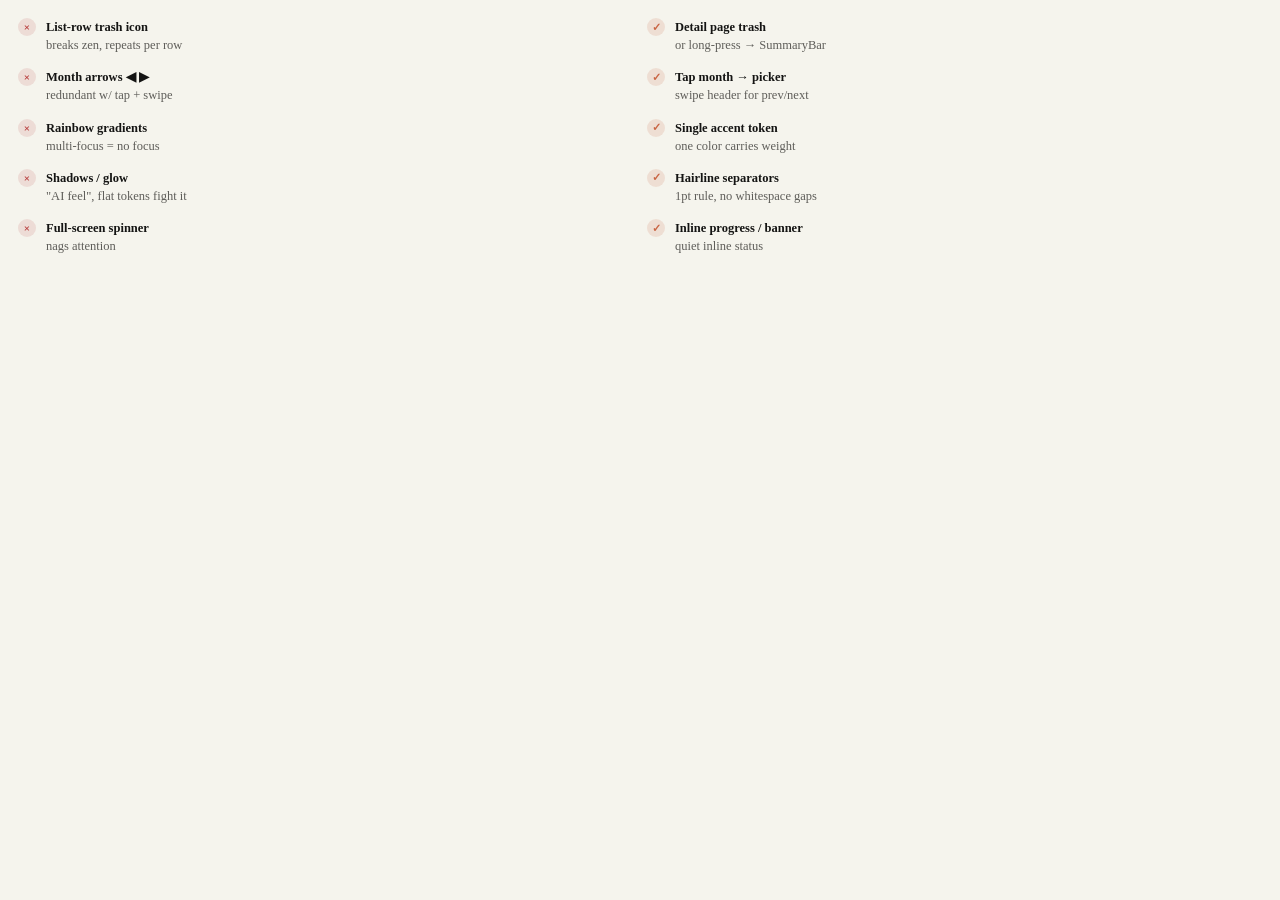
<file: .claude/skills/ZenCoin Design System/preview/anti-patterns.html>
<!doctype html>
<html lang="en"><head>
<meta charset="utf-8"/>
<title>ZenCoin · Anti-patterns</title>
<link rel="stylesheet" href="../colors_and_type.css"/>
<style>
  html, body { margin: 0; padding: 0; }
  body { padding: 18px; display: grid; grid-template-columns: 1fr 1fr; gap: 14px; }
  .item { display: flex; gap: 10px; align-items: flex-start; }
  .x, .ok { width: 18px; height: 18px; flex: none; border-radius: 999px; display: flex; align-items: center; justify-content: center; font-weight: 700; font-size: 11px; }
  .x  { background: rgba(181,51,51,0.12); color: var(--error); }
  .ok { background: var(--accent-muted); color: var(--accent); }
  .text { font-size: 12.5px; color: var(--text-primary); line-height: 1.45; }
  .text b { font-weight: 600; }
  .text span { color: var(--text-secondary); }
</style>
</head><body data-theme="claude">
  <div class="item"><div class="x">×</div><div class="text"><b>List-row trash icon</b><br><span>breaks zen, repeats per row</span></div></div>
  <div class="item"><div class="ok">✓</div><div class="text"><b>Detail page trash</b><br><span>or long-press → SummaryBar</span></div></div>
  <div class="item"><div class="x">×</div><div class="text"><b>Month arrows ◀ ▶</b><br><span>redundant w/ tap + swipe</span></div></div>
  <div class="item"><div class="ok">✓</div><div class="text"><b>Tap month → picker</b><br><span>swipe header for prev/next</span></div></div>
  <div class="item"><div class="x">×</div><div class="text"><b>Rainbow gradients</b><br><span>multi-focus = no focus</span></div></div>
  <div class="item"><div class="ok">✓</div><div class="text"><b>Single accent token</b><br><span>one color carries weight</span></div></div>
  <div class="item"><div class="x">×</div><div class="text"><b>Shadows / glow</b><br><span>"AI feel", flat tokens fight it</span></div></div>
  <div class="item"><div class="ok">✓</div><div class="text"><b>Hairline separators</b><br><span>1pt rule, no whitespace gaps</span></div></div>
  <div class="item"><div class="x">×</div><div class="text"><b>Full-screen spinner</b><br><span>nags attention</span></div></div>
  <div class="item"><div class="ok">✓</div><div class="text"><b>Inline progress / banner</b><br><span>quiet inline status</span></div></div>
</body></html>
</file>
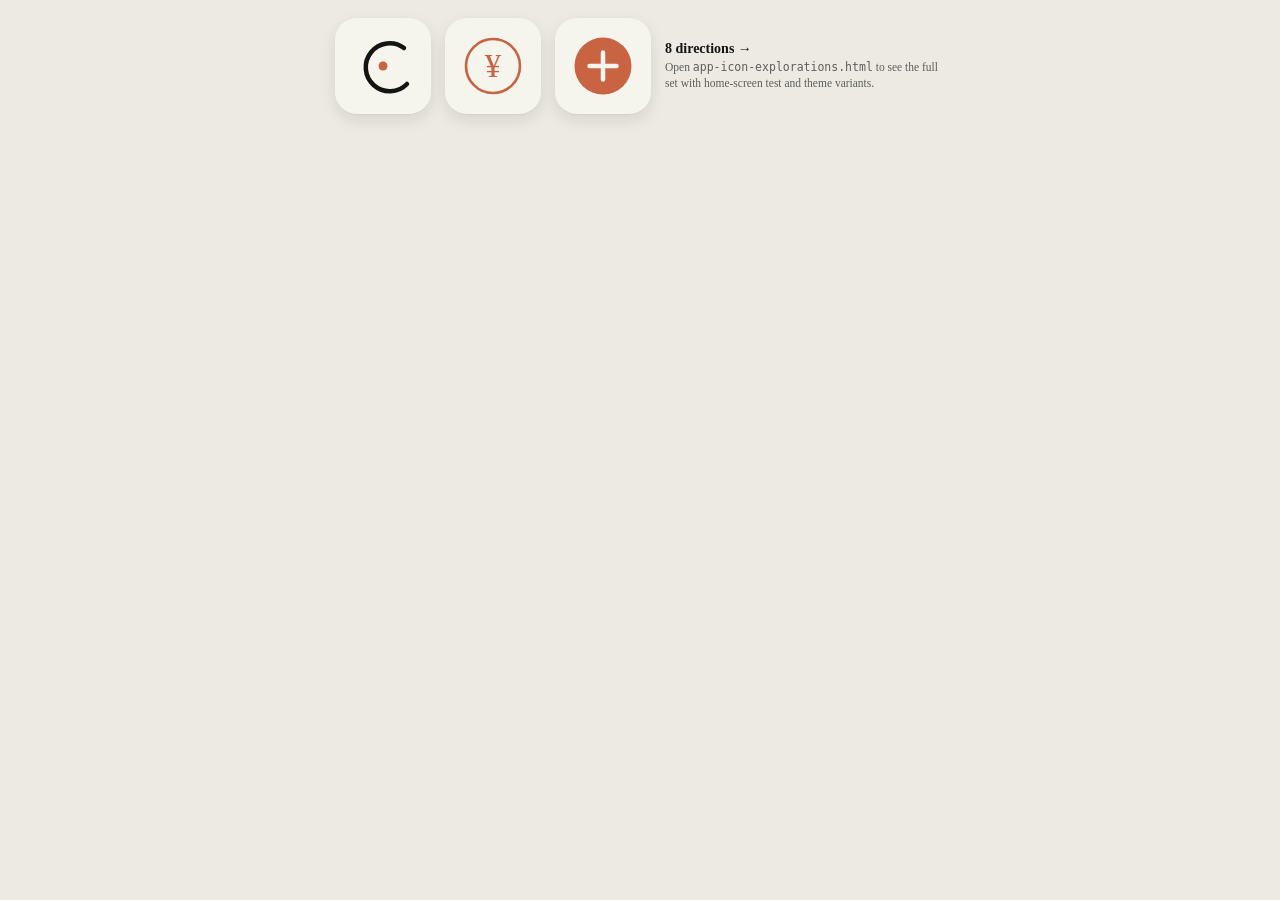
<file: .claude/skills/ZenCoin Design System/preview/app-icon.html>
<!doctype html>
<html lang="en"><head>
<meta charset="utf-8"/>
<title>ZenCoin · App Icon Card</title>
<link rel="stylesheet" href="../colors_and_type.css"/>
<style>
  html, body { margin: 0; padding: 0; background: #ECEAE3; }
  body { padding: 18px; display: flex; gap: 14px; align-items: center; justify-content: center; }
  .icon { width: 96px; height: 96px; border-radius: 22px; overflow: hidden; box-shadow: 0 1px 1px rgba(0,0,0,0.04), 0 6px 16px rgba(20,20,19,0.10); flex: none; }
  .icon svg { width: 100%; height: 100%; display: block; }
  .meta { display: flex; flex-direction: column; gap: 2px; }
  .name { font-size: 14px; font-weight: 600; color: #141413; font-family: "New York", Georgia, serif; }
  .sub  { font-size: 11.5px; color: #5E5D59; line-height: 1.4; max-width: 280px; }
</style>
</head><body>
  <div class="icon">
    <svg viewBox="0 0 128 128"><rect width="128" height="128" fill="#F5F4ED"/><path d="M 92 40 A 32 32 0 1 0 96 88" fill="none" stroke="#141413" stroke-width="6" stroke-linecap="round"/><circle cx="64" cy="64" r="6" fill="#C96442"/></svg>
  </div>
  <div class="icon">
    <svg viewBox="0 0 128 128"><rect width="128" height="128" fill="#F5F4ED"/><circle cx="64" cy="64" r="36" fill="none" stroke="#C96442" stroke-width="3.5"/><text x="64" y="78" font-family="New York, Georgia, serif" font-size="44" font-weight="500" fill="#C96442" text-anchor="middle">¥</text></svg>
  </div>
  <div class="icon">
    <svg viewBox="0 0 128 128"><rect width="128" height="128" fill="#F5F4ED"/><circle cx="64" cy="64" r="38" fill="#C96442"/><line x1="64" y1="46" x2="64" y2="82" stroke="#F5F4ED" stroke-width="6" stroke-linecap="round"/><line x1="46" y1="64" x2="82" y2="64" stroke="#F5F4ED" stroke-width="6" stroke-linecap="round"/></svg>
  </div>
  <div class="meta"><div class="name">8 directions →</div><div class="sub">Open <code>app-icon-explorations.html</code> to see the full set with home-screen test and theme variants.</div></div>
</body></html>
</file>
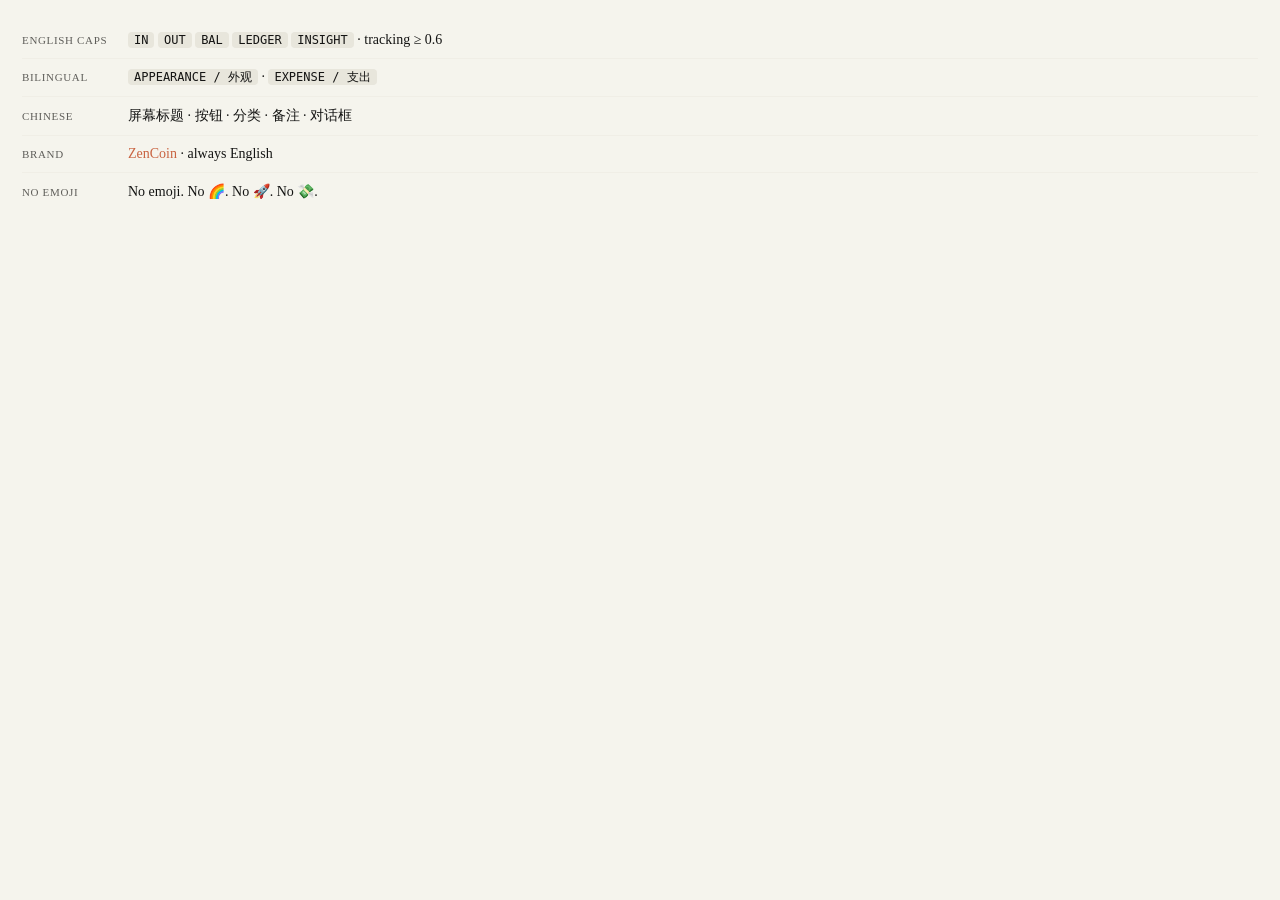
<file: .claude/skills/ZenCoin Design System/preview/bilingual-rules.html>
<!doctype html>
<html lang="en"><head>
<meta charset="utf-8"/>
<title>ZenCoin · Bilingual Rules</title>
<link rel="stylesheet" href="../colors_and_type.css"/>
<style>
  html, body { margin: 0; padding: 0; }
  body { padding: 22px; }
  .pair { display: grid; grid-template-columns: 92px 1fr; gap: 14px; align-items: baseline; padding: 10px 0; border-bottom: 1px solid var(--separator); }
  .pair:last-child { border-bottom: 0; }
  .k { font-size: 11px; font-weight: 500; letter-spacing: 0.06em; text-transform: uppercase; color: var(--text-secondary); }
  .v { font-size: 14px; color: var(--text-primary); }
  .v .acc { color: var(--accent); }
  .v code { font-family: ui-monospace, "SF Mono", Menlo, monospace; font-size: 12px; padding: 1px 6px; background: var(--bg-input); border-radius: 4px; }
</style>
</head><body data-theme="claude">
  <div class="pair"><div class="k">English caps</div><div class="v"><code>IN</code> <code>OUT</code> <code>BAL</code> <code>LEDGER</code> <code>INSIGHT</code> · tracking ≥ 0.6</div></div>
  <div class="pair"><div class="k">Bilingual</div><div class="v"><code>APPEARANCE / 外观</code> · <code>EXPENSE / 支出</code></div></div>
  <div class="pair"><div class="k">Chinese</div><div class="v">屏幕标题 · 按钮 · 分类 · 备注 · 对话框</div></div>
  <div class="pair"><div class="k">Brand</div><div class="v"><span class="acc">ZenCoin</span> · always English</div></div>
  <div class="pair"><div class="k">No emoji</div><div class="v">No emoji. No 🌈. No 🚀. No 💸.</div></div>
</body></html>
</file>
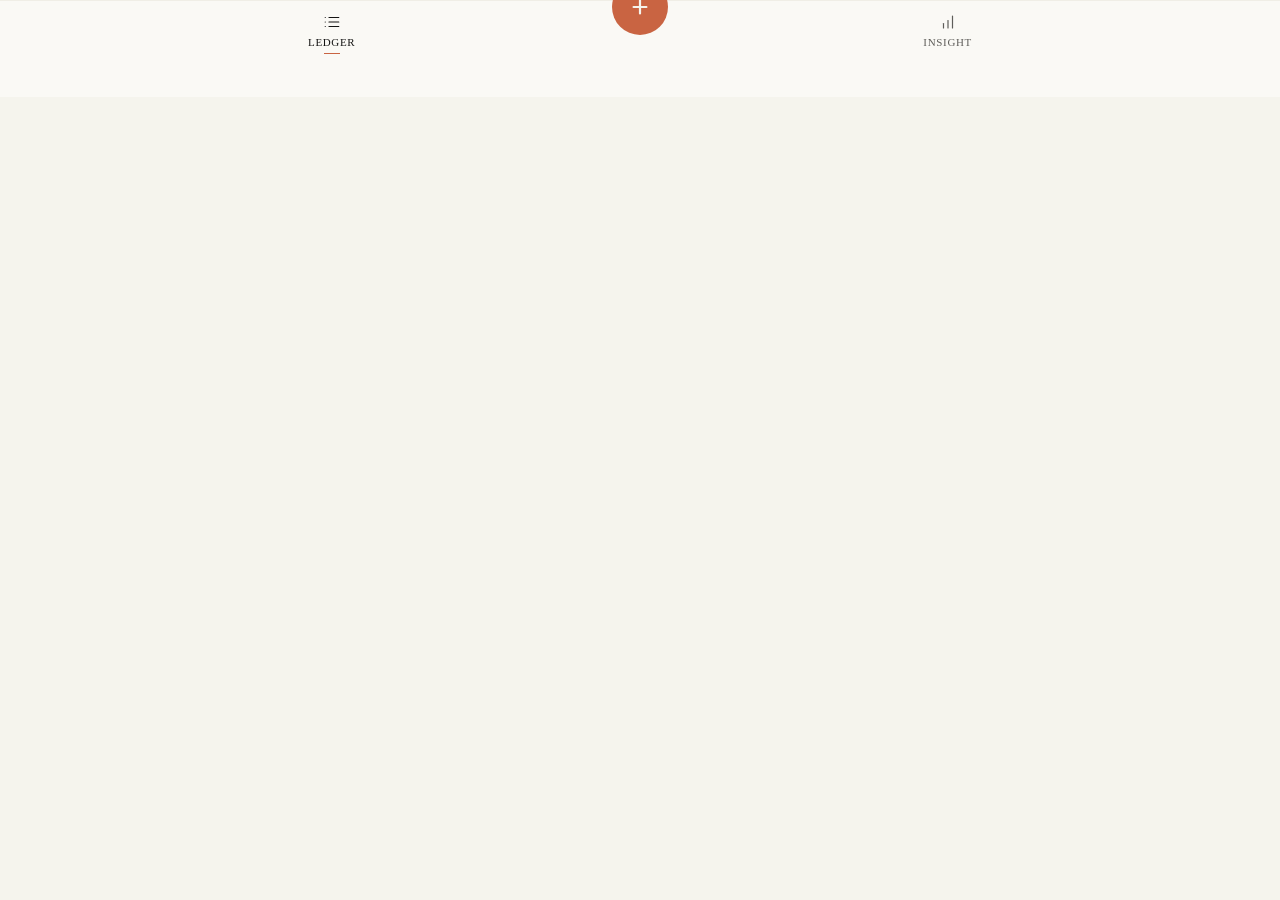
<file: .claude/skills/ZenCoin Design System/preview/bottom-bar.html>
<!doctype html>
<html lang="en"><head>
<meta charset="utf-8"/>
<title>ZenCoin · Bottom Bar</title>
<link rel="stylesheet" href="../colors_and_type.css"/>
<style>
  html, body { margin: 0; padding: 0; background: var(--bg-primary); }
  .stage { padding: 24px; }
  .bar {
    position: relative;
    height: 84px;
    background: var(--bg-surface);
    border-top: 1px solid var(--separator);
    display: flex; align-items: flex-start; justify-content: space-around;
    padding: 12px 24px 0;
  }
  .tab { display: flex; flex-direction: column; align-items: center; gap: 5px; color: var(--text-secondary); }
  .tab.active { color: var(--text-primary); }
  .tab svg { width: 18px; height: 18px; }
  .lab { font-size: 11px; font-weight: 500; letter-spacing: 0.06em; text-transform: uppercase; }
  .underline { width: 16px; height: 1px; background: transparent; }
  .tab.active .underline { background: var(--accent); }
  .fab {
    position: absolute; left: 50%; top: -22px; transform: translateX(-50%);
    width: 56px; height: 56px; border-radius: 999px;
    background: var(--accent); color: var(--bg-primary);
    display: flex; align-items: center; justify-content: center;
  }
  .fab svg { width: 22px; height: 22px; stroke-width: 2.4; }
</style>
</head><body data-theme="claude">
  <div class="bar">
    <div class="tab active">
      <svg viewBox="0 0 24 24" fill="none" stroke="currentColor" stroke-width="1.6" stroke-linecap="round"><line x1="8" y1="6" x2="21" y2="6"/><line x1="8" y1="12" x2="21" y2="12"/><line x1="8" y1="18" x2="21" y2="18"/><line x1="3" y1="6" x2="3.01" y2="6"/><line x1="3" y1="12" x2="3.01" y2="12"/><line x1="3" y1="18" x2="3.01" y2="18"/></svg>
      <div class="lab">Ledger</div>
      <div class="underline"></div>
    </div>
    <div class="fab"><svg viewBox="0 0 24 24" fill="none" stroke="currentColor" stroke-linecap="round"><path d="M12 5v14M5 12h14"/></svg></div>
    <div class="tab">
      <svg viewBox="0 0 24 24" fill="none" stroke="currentColor" stroke-width="1.6" stroke-linecap="round" stroke-linejoin="round"><line x1="12" y1="20" x2="12" y2="10"/><line x1="18" y1="20" x2="18" y2="4"/><line x1="6" y1="20" x2="6" y2="14"/></svg>
      <div class="lab">Insight</div>
      <div class="underline"></div>
    </div>
  </div>
</body></html>
</file>
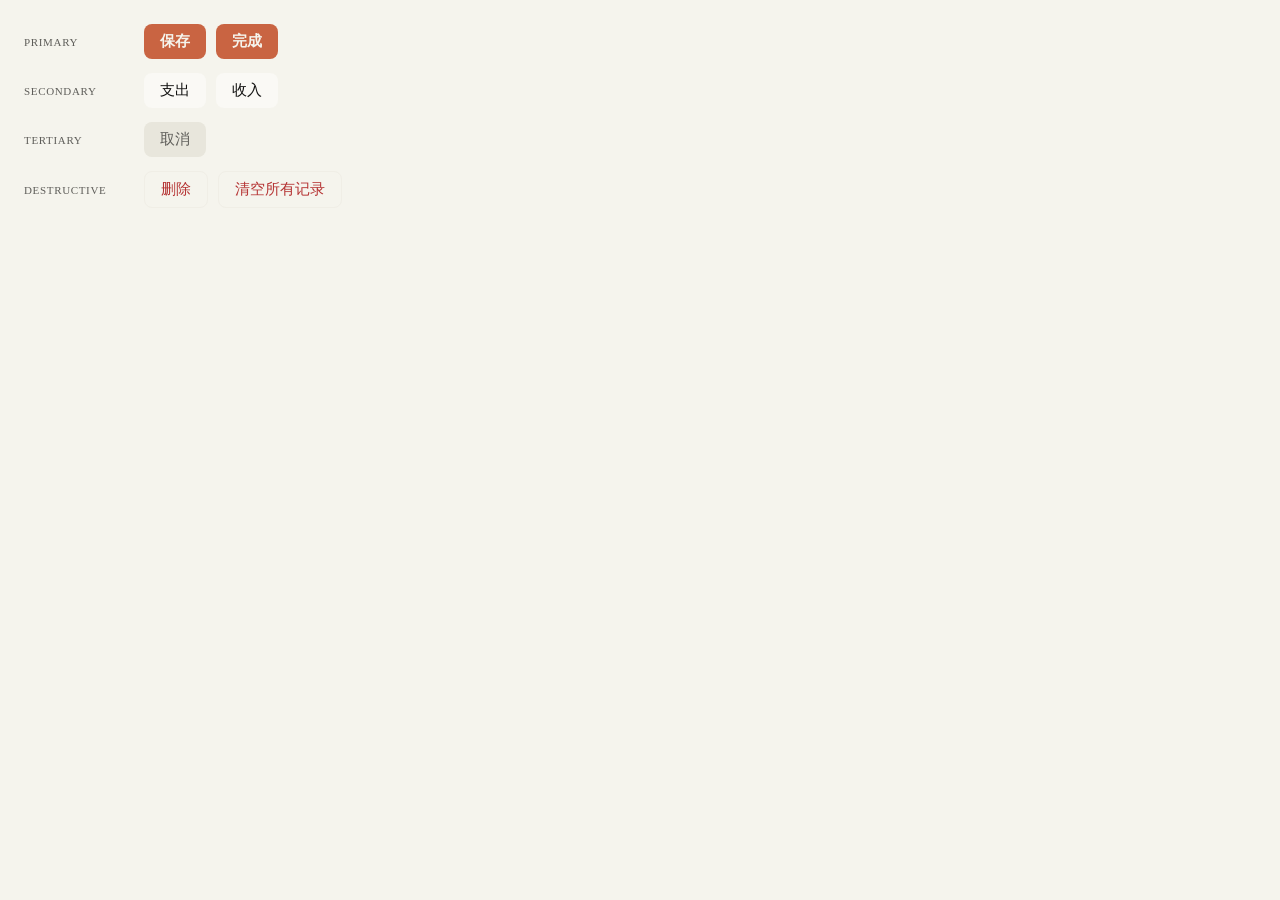
<file: .claude/skills/ZenCoin Design System/preview/buttons.html>
<!doctype html>
<html lang="en"><head>
<meta charset="utf-8"/>
<title>ZenCoin · Buttons</title>
<link rel="stylesheet" href="../colors_and_type.css"/>
<style>
  html, body { margin: 0; padding: 0; }
  body { padding: 24px; display: flex; flex-direction: column; gap: 14px; }
  .row { display: flex; align-items: center; gap: 10px; flex-wrap: wrap; }
  .label { width: 110px; font-size: 11px; font-weight: 500; letter-spacing: 0.06em; text-transform: uppercase; color: var(--text-secondary); }
</style>
</head><body data-theme="claude">
  <div class="row"><div class="label">Primary</div><button class="zc-btn-primary">保存</button><button class="zc-btn-primary">完成</button></div>
  <div class="row"><div class="label">Secondary</div><button class="zc-btn-secondary">支出</button><button class="zc-btn-secondary">收入</button></div>
  <div class="row"><div class="label">Tertiary</div><button class="zc-btn-tertiary">取消</button></div>
  <div class="row"><div class="label">Destructive</div><button class="zc-btn-destructive">删除</button><button class="zc-btn-destructive">清空所有记录</button></div>
</body></html>
</file>
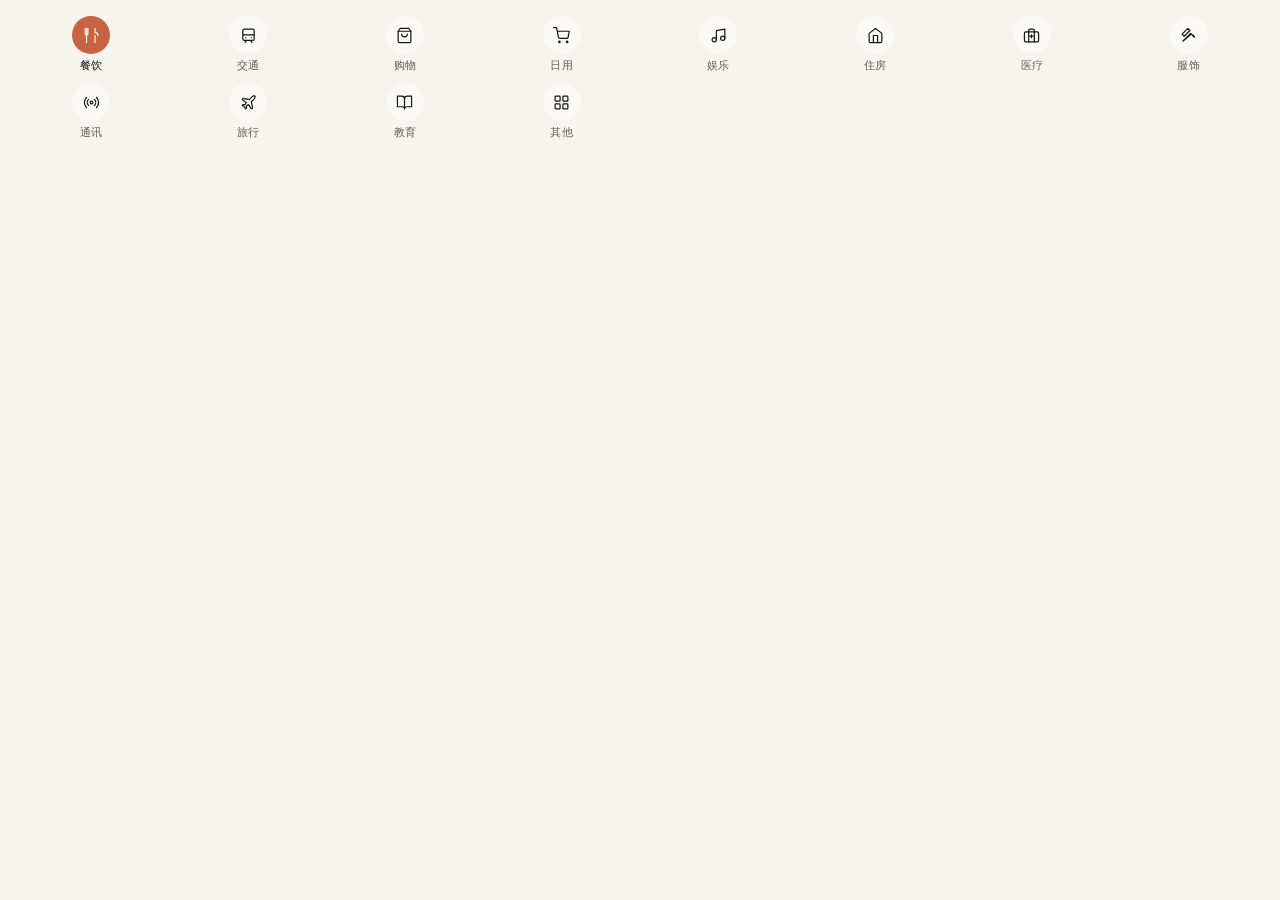
<file: .claude/skills/ZenCoin Design System/preview/categories.html>
<!doctype html>
<html lang="en"><head>
<meta charset="utf-8"/>
<title>ZenCoin · Categories</title>
<link rel="stylesheet" href="../colors_and_type.css"/>
<style>
  html, body { margin: 0; padding: 0; background: var(--bg-primary); }
  body { padding: 16px 18px; }
  .grid { display: grid; grid-template-columns: repeat(8, 1fr); gap: 10px 10px; }
  .cell { display: flex; flex-direction: column; align-items: center; gap: 5px; }
  .ico { width: 38px; height: 38px; border-radius: 999px; background: var(--bg-surface); color: var(--text-primary); display: flex; align-items: center; justify-content: center; }
  .cell.sel .ico { background: var(--accent); color: var(--bg-primary); }
  .ico svg { width: 17px; height: 17px; }
  .lab { font-size: 10.5px; font-weight: 500; color: var(--text-secondary); letter-spacing: 0.02em; }
  .cell.sel .lab { color: var(--text-primary); }
</style>
</head><body data-theme="claude">
<div class="grid">
  <div class="cell sel"><div class="ico"><svg viewBox="0 0 24 24" fill="none" stroke="currentColor" stroke-width="1.7" stroke-linecap="round"><path d="M3 2v7a2 2 0 0 0 4 0V2M5 2v20M21 12a4 4 0 0 0-4-4V2M17 22V12"/></svg></div><div class="lab">餐饮</div></div>
  <div class="cell"><div class="ico"><svg viewBox="0 0 24 24" fill="none" stroke="currentColor" stroke-width="1.7" stroke-linecap="round" stroke-linejoin="round"><rect x="4" y="3" width="16" height="16" rx="2"/><path d="M4 11h16M8 15h.01M16 15h.01M9 19l-2 3M15 19l2 3"/></svg></div><div class="lab">交通</div></div>
  <div class="cell"><div class="ico"><svg viewBox="0 0 24 24" fill="none" stroke="currentColor" stroke-width="1.7" stroke-linecap="round" stroke-linejoin="round"><path d="M6 2 3 6v14a2 2 0 0 0 2 2h14a2 2 0 0 0 2-2V6l-3-4z"/><line x1="3" y1="6" x2="21" y2="6"/><path d="M16 10a4 4 0 0 1-8 0"/></svg></div><div class="lab">购物</div></div>
  <div class="cell"><div class="ico"><svg viewBox="0 0 24 24" fill="none" stroke="currentColor" stroke-width="1.7" stroke-linecap="round" stroke-linejoin="round"><circle cx="9" cy="21" r="1"/><circle cx="20" cy="21" r="1"/><path d="M1 1h4l2.7 13.4a2 2 0 0 0 2 1.6h9.7a2 2 0 0 0 2-1.6L23 6H6"/></svg></div><div class="lab">日用</div></div>
  <div class="cell"><div class="ico"><svg viewBox="0 0 24 24" fill="none" stroke="currentColor" stroke-width="1.7" stroke-linecap="round" stroke-linejoin="round"><path d="M9 18V5l12-2v13"/><circle cx="6" cy="18" r="3"/><circle cx="18" cy="16" r="3"/></svg></div><div class="lab">娱乐</div></div>
  <div class="cell"><div class="ico"><svg viewBox="0 0 24 24" fill="none" stroke="currentColor" stroke-width="1.7" stroke-linecap="round" stroke-linejoin="round"><path d="m3 9 9-7 9 7v11a2 2 0 0 1-2 2H5a2 2 0 0 1-2-2z"/><polyline points="9 22 9 12 15 12 15 22"/></svg></div><div class="lab">住房</div></div>
  <div class="cell"><div class="ico"><svg viewBox="0 0 24 24" fill="none" stroke="currentColor" stroke-width="1.7" stroke-linecap="round" stroke-linejoin="round"><rect x="2" y="7" width="20" height="14" rx="2"/><path d="M16 21V5a2 2 0 0 0-2-2h-4a2 2 0 0 0-2 2v16M12 11v4M10 13h4"/></svg></div><div class="lab">医疗</div></div>
  <div class="cell"><div class="ico"><svg viewBox="0 0 24 24" fill="none" stroke="currentColor" stroke-width="1.7" stroke-linecap="round" stroke-linejoin="round"><path d="M20.4 14.5 16 10 4 20l11-11 5.4 4.5z"/><path d="M14 5 6 13l-3-3 8-8z"/></svg></div><div class="lab">服饰</div></div>
  <div class="cell"><div class="ico"><svg viewBox="0 0 24 24" fill="none" stroke="currentColor" stroke-width="1.7" stroke-linecap="round" stroke-linejoin="round"><path d="M4.9 19.1C1 15.2 1 8.8 4.9 4.9"/><path d="M7.8 16.2c-2.3-2.3-2.3-6.1 0-8.5"/><circle cx="12" cy="12" r="2"/><path d="M16.2 7.8c2.3 2.3 2.3 6.1 0 8.5M19.1 4.9C23 8.8 23 15.2 19.1 19.1"/></svg></div><div class="lab">通讯</div></div>
  <div class="cell"><div class="ico"><svg viewBox="0 0 24 24" fill="none" stroke="currentColor" stroke-width="1.7" stroke-linecap="round" stroke-linejoin="round"><path d="M17.8 19.2 16 11l3.5-3.5C21 6 21.5 4 21 3c-1-.5-3 0-4.5 1.5L13 8 4.8 6.2c-.5-.1-.9.1-1.1.5l-.3.5c-.2.5-.1 1 .3 1.3L9 12l-2 3H4l-1 1 3 2 2 3 1-1v-3l3-2 3.5 5.3c.3.4.8.5 1.3.3l.5-.2c.4-.3.6-.7.5-1.2z"/></svg></div><div class="lab">旅行</div></div>
  <div class="cell"><div class="ico"><svg viewBox="0 0 24 24" fill="none" stroke="currentColor" stroke-width="1.7" stroke-linecap="round" stroke-linejoin="round"><path d="M2 3h6a4 4 0 0 1 4 4v14a3 3 0 0 0-3-3H2zM22 3h-6a4 4 0 0 0-4 4v14a3 3 0 0 1 3-3h7z"/></svg></div><div class="lab">教育</div></div>
  <div class="cell"><div class="ico"><svg viewBox="0 0 24 24" fill="none" stroke="currentColor" stroke-width="1.7" stroke-linecap="round" stroke-linejoin="round"><rect x="3" y="3" width="7" height="7" rx="1"/><rect x="14" y="3" width="7" height="7" rx="1"/><rect x="14" y="14" width="7" height="7" rx="1"/><rect x="3" y="14" width="7" height="7" rx="1"/></svg></div><div class="lab">其他</div></div>
</div>
</body></html>
</file>
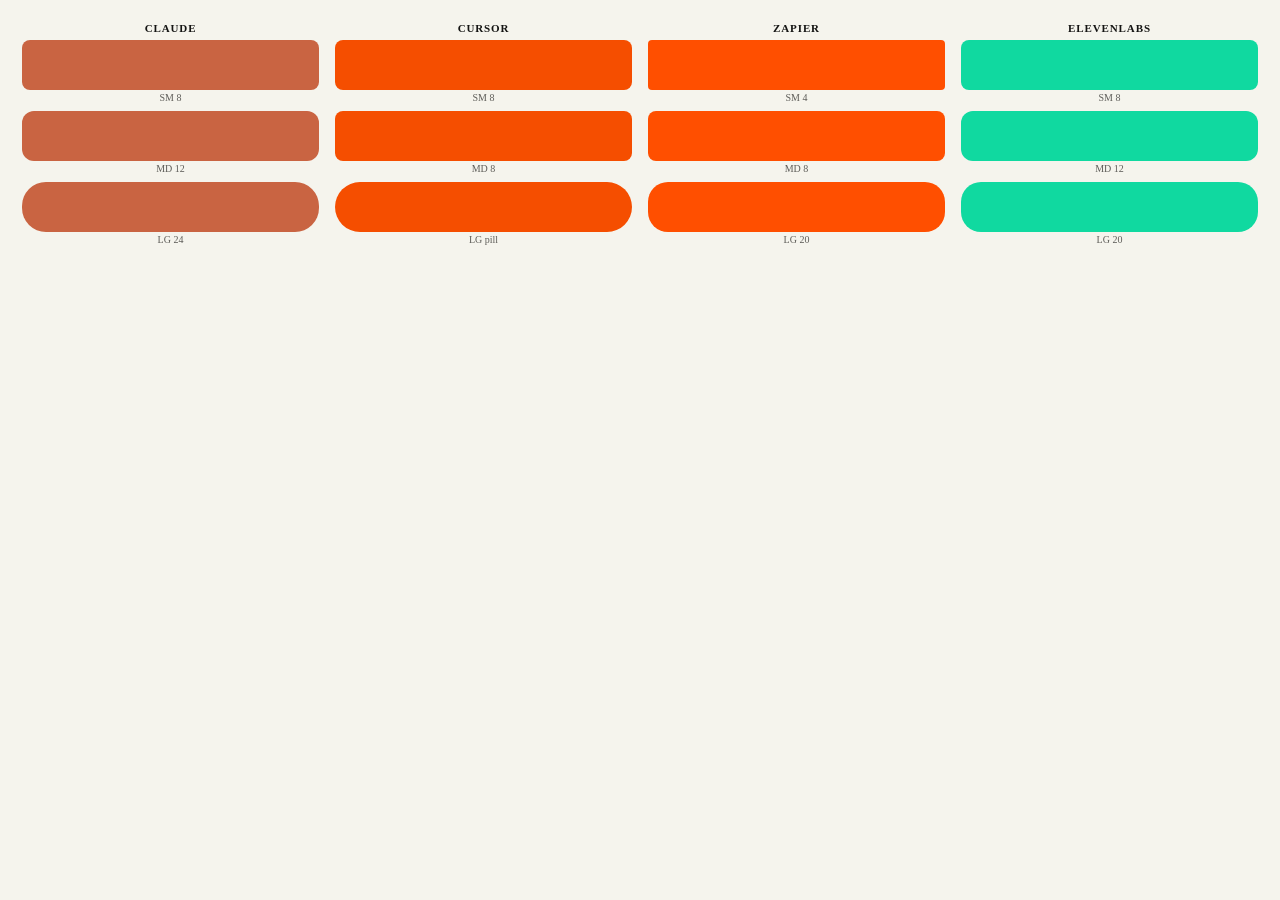
<file: .claude/skills/ZenCoin Design System/preview/radii.html>
<!doctype html>
<html lang="en"><head>
<meta charset="utf-8"/>
<title>ZenCoin · Radii</title>
<link rel="stylesheet" href="../colors_and_type.css"/>
<style>
  html, body { margin: 0; padding: 0; }
  body { padding: 22px; }
  .grid { display: grid; grid-template-columns: repeat(4, 1fr); gap: 16px; }
  .col { text-align: center; }
  .row { display: flex; flex-direction: column; gap: 10px; }
  .label { font-size: 11px; font-weight: 600; letter-spacing: 0.08em; text-transform: uppercase; color: var(--text-primary); margin-bottom: 6px; }
  .shape { height: 50px; background: var(--accent); }
  .meta { font-size: 10px; color: var(--text-secondary); margin-top: 2px; font-feature-settings: "tnum"; }
</style>
</head><body data-theme="claude">
  <div class="grid">
    <div class="col"><div class="label">Claude</div>
      <div class="shape" style="border-radius:8px"></div><div class="meta">SM 8</div>
      <div class="shape" style="border-radius:12px;margin-top:8px"></div><div class="meta">MD 12</div>
      <div class="shape" style="border-radius:24px;margin-top:8px"></div><div class="meta">LG 24</div>
    </div>
    <div class="col"><div class="label">Cursor</div>
      <div class="shape" style="border-radius:8px;background:#F54E00"></div><div class="meta">SM 8</div>
      <div class="shape" style="border-radius:8px;background:#F54E00;margin-top:8px"></div><div class="meta">MD 8</div>
      <div class="shape" style="border-radius:999px;background:#F54E00;margin-top:8px"></div><div class="meta">LG pill</div>
    </div>
    <div class="col"><div class="label">Zapier</div>
      <div class="shape" style="border-radius:4px;background:#FF4F00"></div><div class="meta">SM 4</div>
      <div class="shape" style="border-radius:8px;background:#FF4F00;margin-top:8px"></div><div class="meta">MD 8</div>
      <div class="shape" style="border-radius:20px;background:#FF4F00;margin-top:8px"></div><div class="meta">LG 20</div>
    </div>
    <div class="col"><div class="label">ElevenLabs</div>
      <div class="shape" style="border-radius:8px;background:#10D9A0"></div><div class="meta">SM 8</div>
      <div class="shape" style="border-radius:12px;background:#10D9A0;margin-top:8px"></div><div class="meta">MD 12</div>
      <div class="shape" style="border-radius:20px;background:#10D9A0;margin-top:8px"></div><div class="meta">LG 20</div>
    </div>
  </div>
</body></html>
</file>
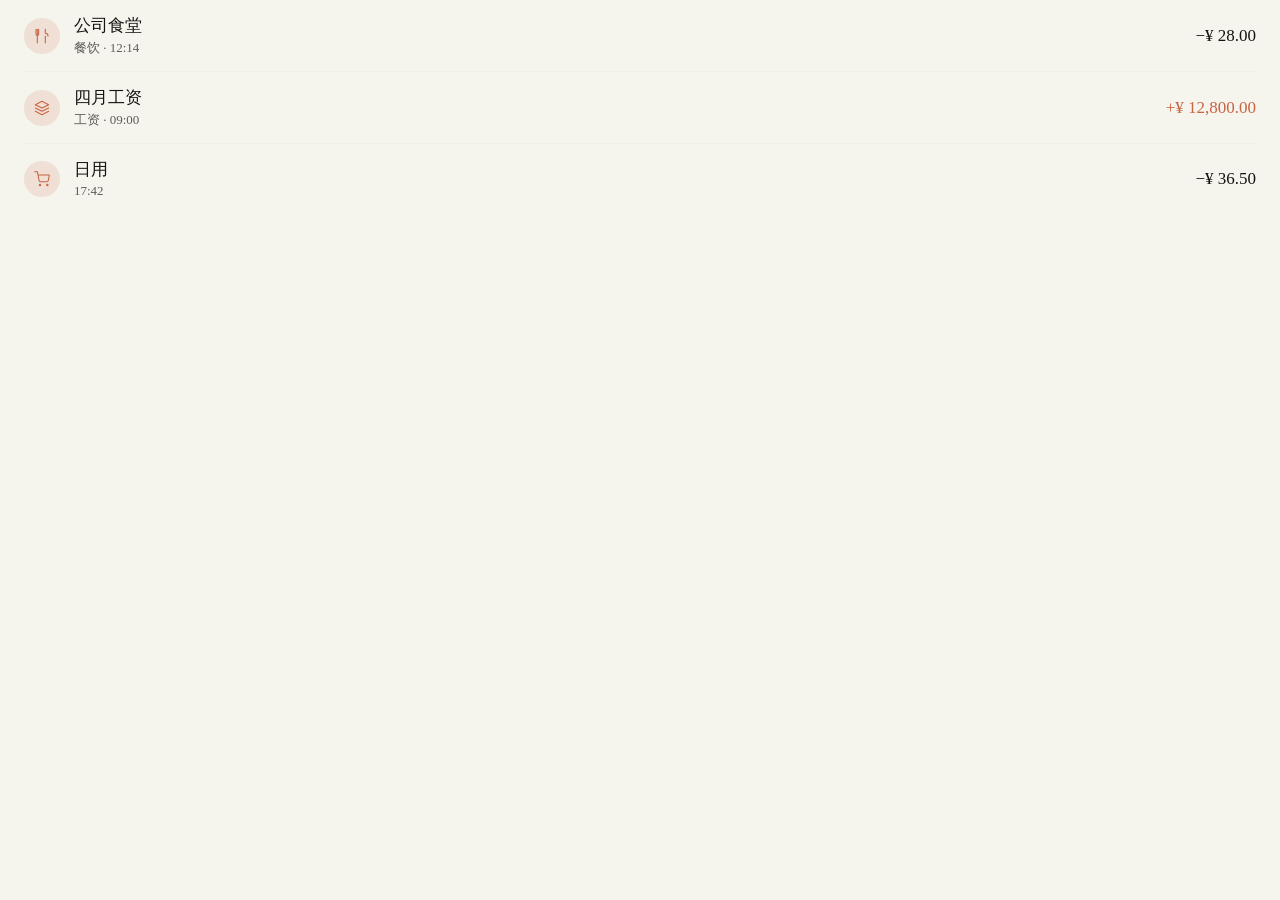
<file: .claude/skills/ZenCoin Design System/preview/row.html>
<!doctype html>
<html lang="en"><head>
<meta charset="utf-8"/>
<title>ZenCoin · Row</title>
<link rel="stylesheet" href="../colors_and_type.css"/>
<style>
  html, body { margin: 0; padding: 0; background: var(--bg-primary); }
  .frame { padding: 0; }
  .row { display: flex; align-items: center; gap: 14px; padding: 14px 24px; }
  .icon { width: 36px; height: 36px; border-radius: 999px; background: var(--accent-muted); color: var(--accent); display: flex; align-items: center; justify-content: center; flex: none; }
  .icon svg { width: 16px; height: 16px; }
  .text { display: flex; flex-direction: column; gap: 2px; flex: 1; min-width: 0; }
  .title { font-size: 17px; font-weight: 500; color: var(--text-primary); font-family: var(--font-design); }
  .sub   { font-size: 13px; color: var(--text-secondary); }
  .amt   { font-size: 17px; font-weight: 500; font-feature-settings: "tnum"; }
  .out   { color: var(--text-primary); }
  .in    { color: var(--accent); }
  .sep   { height: 1px; background: var(--separator); margin: 0 24px; }
</style>
</head><body data-theme="claude">
<div class="frame">
  <div class="row">
    <div class="icon"><svg viewBox="0 0 24 24" fill="none" stroke="currentColor" stroke-width="1.6" stroke-linecap="round" stroke-linejoin="round"><path d="M3 2v7c0 1.1.9 2 2 2h0a2 2 0 0 0 2-2V2"/><path d="M5 2v20"/><path d="M21 12a4 4 0 0 0-4-4V2"/><path d="M17 22V12"/></svg></div>
    <div class="text"><div class="title">公司食堂</div><div class="sub">餐饮 · 12:14</div></div>
    <div class="amt out">−¥ 28.00</div>
  </div>
  <div class="sep"></div>
  <div class="row">
    <div class="icon"><svg viewBox="0 0 24 24" fill="none" stroke="currentColor" stroke-width="1.6" stroke-linecap="round" stroke-linejoin="round"><path d="M2 17l10 5 10-5"/><path d="M2 12l10 5 10-5"/><path d="M12 2L2 7l10 5 10-5-10-5z"/></svg></div>
    <div class="text"><div class="title">四月工资</div><div class="sub">工资 · 09:00</div></div>
    <div class="amt in">+¥ 12,800.00</div>
  </div>
  <div class="sep"></div>
  <div class="row">
    <div class="icon"><svg viewBox="0 0 24 24" fill="none" stroke="currentColor" stroke-width="1.6" stroke-linecap="round" stroke-linejoin="round"><circle cx="9" cy="21" r="1"/><circle cx="20" cy="21" r="1"/><path d="M1 1h4l2.7 13.4a2 2 0 0 0 2 1.6h9.7a2 2 0 0 0 2-1.6L23 6H6"/></svg></div>
    <div class="text"><div class="title">日用</div><div class="sub">17:42</div></div>
    <div class="amt out">−¥ 36.50</div>
  </div>
</div>
</body></html>
</file>
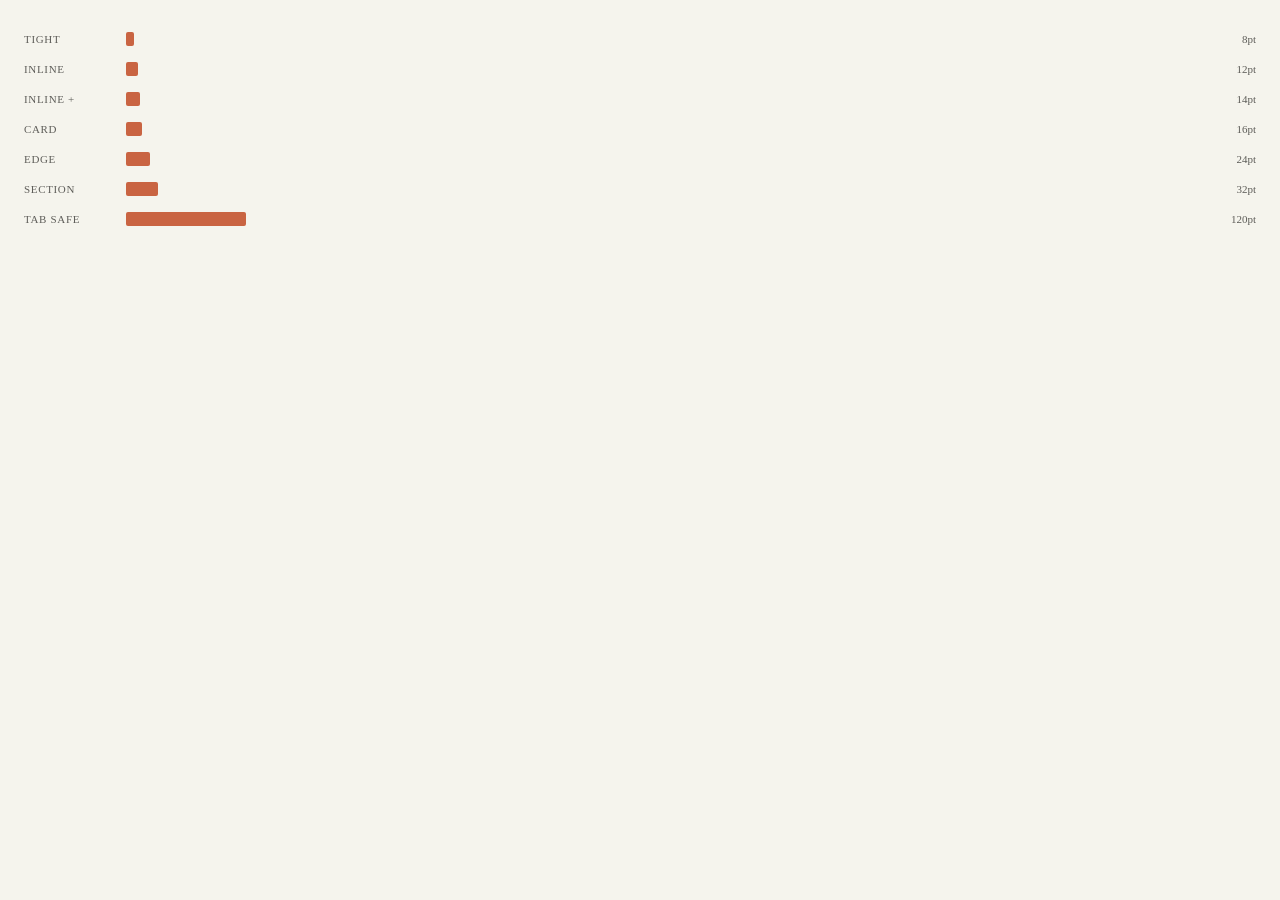
<file: .claude/skills/ZenCoin Design System/preview/spacing.html>
<!doctype html>
<html lang="en"><head>
<meta charset="utf-8"/>
<title>ZenCoin · Spacing Grid</title>
<link rel="stylesheet" href="../colors_and_type.css"/>
<style>
  html, body { margin: 0; padding: 0; }
  body { padding: 24px; }
  .row { display: grid; grid-template-columns: 90px 1fr 80px; align-items: center; gap: 12px; padding: 8px 0; }
  .k { font-size: 11px; font-weight: 500; letter-spacing: 0.06em; text-transform: uppercase; color: var(--text-secondary); }
  .desc { font-size: 12px; color: var(--text-primary); }
  .bar { height: 14px; background: var(--accent); border-radius: 2px; }
  .b8  { width: 8px; }  .b12 { width: 12px; } .b14 { width: 14px; }
  .b16 { width: 16px; } .b24 { width: 24px; } .b32 { width: 32px; } .b120 { width: 120px; }
  .meta { font-size: 11px; color: var(--text-secondary); font-feature-settings: "tnum"; text-align: right; }
</style>
</head><body data-theme="claude">
  <div class="row"><div class="k">Tight</div><div><div class="bar b8"></div></div><div class="meta">8pt</div></div>
  <div class="row"><div class="k">Inline</div><div><div class="bar b12"></div></div><div class="meta">12pt</div></div>
  <div class="row"><div class="k">Inline +</div><div><div class="bar b14"></div></div><div class="meta">14pt</div></div>
  <div class="row"><div class="k">Card</div><div><div class="bar b16"></div></div><div class="meta">16pt</div></div>
  <div class="row"><div class="k">Edge</div><div><div class="bar b24"></div></div><div class="meta">24pt</div></div>
  <div class="row"><div class="k">Section</div><div><div class="bar b32"></div></div><div class="meta">32pt</div></div>
  <div class="row"><div class="k">Tab safe</div><div><div class="bar b120"></div></div><div class="meta">120pt</div></div>
</body></html>
</file>
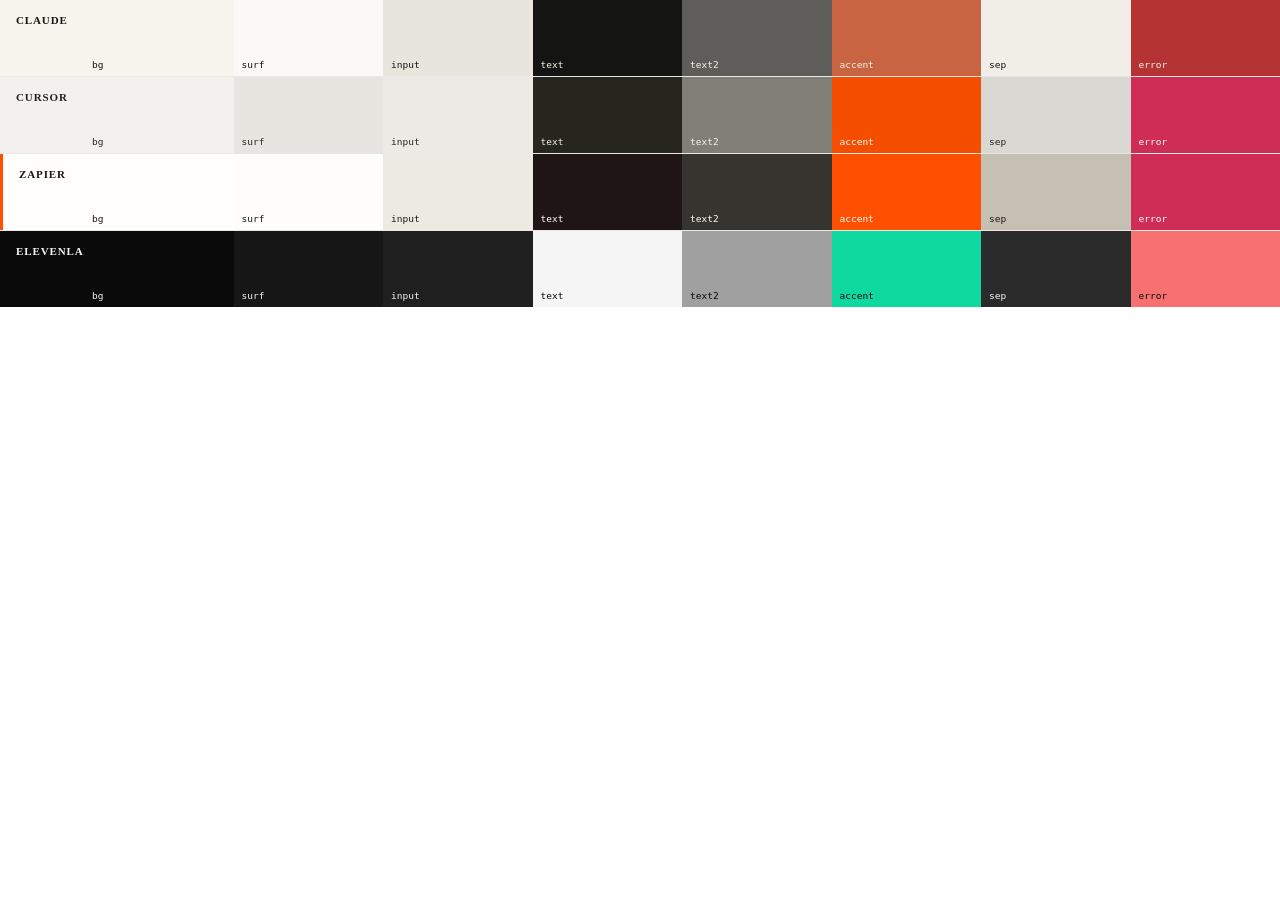
<file: .claude/skills/ZenCoin Design System/preview/themes.html>
<!doctype html>
<html lang="en"><head>
<meta charset="utf-8"/>
<title>ZenCoin · Theme Palettes</title>
<link rel="stylesheet" href="../colors_and_type.css"/>
<style>
  html, body { margin: 0; padding: 0; background: #fff; }
  body { padding: 0; }
  .theme { display: grid; grid-template-columns: 84px 1fr; align-items: stretch; }
  .theme + .theme { border-top: 1px solid #e8e8e8; }
  .name { padding: 14px 16px; font-size: 11px; letter-spacing: 0.08em; text-transform: uppercase; font-weight: 600; }
  .swatches { display: grid; grid-template-columns: repeat(8, 1fr); }
  .sw { height: 64px; display: flex; flex-direction: column; justify-content: flex-end; padding: 6px 8px; font-size: 9.5px; font-feature-settings: "tnum"; font-family: ui-monospace, Menlo, monospace; }
  .claude .name   { background: #F5F4ED; color: #141413; font-family: "New York", Georgia, serif; }
  .cursor .name   { background: #F2F1ED; color: #26251E; }
  .zapier .name   { background: #FFFEFB; color: #201515; border-left: 3px solid #FF4F00; }
  .eleven .name   { background: #0A0A0A; color: #F5F5F5; }
</style>
</head><body>
  <div class="theme claude"><div class="name">Claude</div><div class="swatches">
    <div class="sw" style="background:#F5F4ED;color:#141413">bg</div>
    <div class="sw" style="background:#FAF9F5;color:#141413">surf</div>
    <div class="sw" style="background:#E8E6DC;color:#141413">input</div>
    <div class="sw" style="background:#141413;color:#F5F4ED">text</div>
    <div class="sw" style="background:#5E5D59;color:#F5F4ED">text2</div>
    <div class="sw" style="background:#C96442;color:#F5F4ED">accent</div>
    <div class="sw" style="background:#F0EEE6;color:#141413">sep</div>
    <div class="sw" style="background:#B53333;color:#F5F4ED">error</div>
  </div></div>
  <div class="theme cursor"><div class="name">Cursor</div><div class="swatches">
    <div class="sw" style="background:#F2F1ED;color:#26251E">bg</div>
    <div class="sw" style="background:#E6E5E0;color:#26251E">surf</div>
    <div class="sw" style="background:#EBEAE5;color:#26251E">input</div>
    <div class="sw" style="background:#26251E;color:#F2F1ED">text</div>
    <div class="sw" style="background:#807F75;color:#F2F1ED">text2</div>
    <div class="sw" style="background:#F54E00;color:#fff">accent</div>
    <div class="sw" style="background:#DAD8D2;color:#26251E">sep</div>
    <div class="sw" style="background:#CF2D56;color:#fff">error</div>
  </div></div>
  <div class="theme zapier"><div class="name">Zapier</div><div class="swatches">
    <div class="sw" style="background:#FFFEFB;color:#201515">bg</div>
    <div class="sw" style="background:#FFFDF9;color:#201515">surf</div>
    <div class="sw" style="background:#ECEAE3;color:#201515">input</div>
    <div class="sw" style="background:#201515;color:#FFFEFB">text</div>
    <div class="sw" style="background:#36342E;color:#FFFEFB">text2</div>
    <div class="sw" style="background:#FF4F00;color:#fff">accent</div>
    <div class="sw" style="background:#C5C0B1;color:#201515">sep</div>
    <div class="sw" style="background:#CF2D56;color:#fff">error</div>
  </div></div>
  <div class="theme eleven"><div class="name">ElevenLabs</div><div class="swatches">
    <div class="sw" style="background:#0A0A0A;color:#F5F5F5">bg</div>
    <div class="sw" style="background:#161616;color:#F5F5F5">surf</div>
    <div class="sw" style="background:#1F1F1F;color:#F5F5F5">input</div>
    <div class="sw" style="background:#F5F5F5;color:#0A0A0A">text</div>
    <div class="sw" style="background:#A0A0A0;color:#0A0A0A">text2</div>
    <div class="sw" style="background:#10D9A0;color:#0A0A0A">accent</div>
    <div class="sw" style="background:#2A2A2A;color:#F5F5F5">sep</div>
    <div class="sw" style="background:#F87171;color:#0A0A0A">error</div>
  </div></div>
</body></html>
</file>
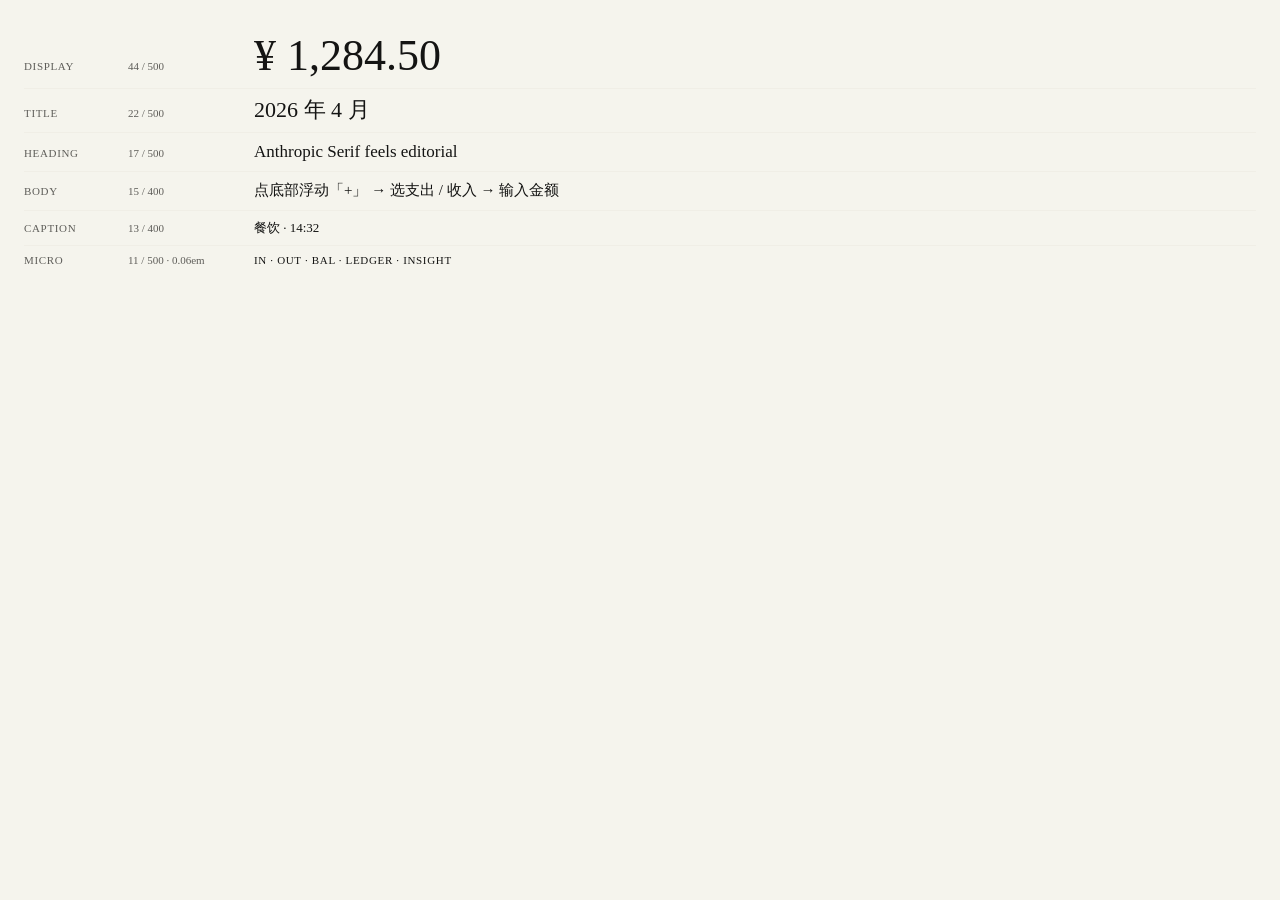
<file: .claude/skills/ZenCoin Design System/preview/type-ramp.html>
<!doctype html>
<html lang="en"><head>
<meta charset="utf-8"/>
<title>ZenCoin · Type Specimen</title>
<link rel="stylesheet" href="../colors_and_type.css"/>
<style>
  html, body { margin: 0; padding: 0; }
  body { padding: 24px; }
  .row { display: flex; align-items: baseline; gap: 16px; padding: 8px 0; border-bottom: 1px solid var(--separator); }
  .row:last-child { border-bottom: 0; }
  .label { width: 88px; flex: none; font-size: 11px; font-weight: 500; letter-spacing: 0.06em; text-transform: uppercase; color: var(--text-secondary); }
  .meta  { width: 110px; flex: none; font-size: 11px; color: var(--text-secondary); font-feature-settings: "tnum"; }
  .specimen { color: var(--text-primary); flex: 1; min-width: 0; overflow: hidden; text-overflow: ellipsis; white-space: nowrap; }
</style>
</head><body data-theme="claude">
  <div class="row"><div class="label">Display</div><div class="meta">44 / 500</div><div class="specimen zc-display">¥ 1,284.50</div></div>
  <div class="row"><div class="label">Title</div><div class="meta">22 / 500</div><div class="specimen zc-title">2026 年 4 月</div></div>
  <div class="row"><div class="label">Heading</div><div class="meta">17 / 500</div><div class="specimen zc-heading">Anthropic Serif feels editorial</div></div>
  <div class="row"><div class="label">Body</div><div class="meta">15 / 400</div><div class="specimen zc-body">点底部浮动「+」 → 选支出 / 收入 → 输入金额</div></div>
  <div class="row"><div class="label">Caption</div><div class="meta">13 / 400</div><div class="specimen zc-caption">餐饮 · 14:32</div></div>
  <div class="row"><div class="label">Micro</div><div class="meta">11 / 500 · 0.06em</div><div class="specimen zc-micro">IN · OUT · BAL · LEDGER · INSIGHT</div></div>
</body></html>
</file>
<file: .claude/skills/ZenCoin Design System/colors_and_type.css>
/* ============================================================
   ZenCoin · Design Tokens
   Source of truth: ZenCoin/Core/Theme/ThemePresets.swift
   Four theme presets: Claude (default), Cursor, Zapier, ElevenLabs.
   Structure is identical — only token values change.
   ============================================================ */

/* ---------- Theme: Claude (default · parchment + terracotta + serif) ---------- */
:root,
[data-theme="claude"] {
  /* Surfaces */
  --bg-primary: #F5F4ED;       /* parchment */
  --bg-surface: #FAF9F5;
  --bg-input:   #E8E6DC;

  /* Text */
  --text-primary:   #141413;
  --text-secondary: #5E5D59;

  /* Brand / state */
  --accent:       #C96442;     /* terracotta */
  --accent-muted: rgba(201, 100, 66, 0.15);
  --separator:    #F0EEE6;
  --error:        #B53333;

  /* Shape */
  --radius-small:  8px;
  --radius-medium: 12px;
  --radius-large:  24px;

  /* Type */
  --font-design: "New York", "Iowan Old Style", "Charter", Georgia, serif;
  --display-tracking: 0;

  --is-dark: 0;
}

/* ---------- Theme: Cursor (warm cream + orange + compressed sans) ---------- */
[data-theme="cursor"] {
  --bg-primary: #F2F1ED;
  --bg-surface: #E6E5E0;
  --bg-input:   #EBEAE5;

  --text-primary:   #26251E;
  --text-secondary: rgba(38, 37, 30, 0.55);

  --accent:       #F54E00;
  --accent-muted: rgba(245, 78, 0, 0.12);
  --separator:    rgba(38, 37, 30, 0.10);
  --error:        #CF2D56;

  --radius-small:  8px;
  --radius-medium: 8px;
  --radius-large:  999px;       /* pill */

  --font-design: "SF Pro Display", "SF Pro", -apple-system, BlinkMacSystemFont, "Inter", system-ui, sans-serif;
  --display-tracking: -0.0375em;

  --is-dark: 0;
}

/* ---------- Theme: Zapier (cream + vivid orange + border-forward) ---------- */
[data-theme="zapier"] {
  --bg-primary: #FFFEFB;
  --bg-surface: #FFFDF9;
  --bg-input:   #ECEAE3;

  --text-primary:   #201515;
  --text-secondary: #36342E;

  --accent:       #FF4F00;
  --accent-muted: rgba(255, 79, 0, 0.10);
  --separator:    #C5C0B1;
  --error:        #CF2D56;

  --radius-small:  4px;
  --radius-medium: 8px;
  --radius-large:  20px;

  --font-design: "SF Pro Display", "SF Pro", -apple-system, BlinkMacSystemFont, "Inter", system-ui, sans-serif;
  --display-tracking: 0;

  --is-dark: 0;
}

/* ---------- Theme: ElevenLabs (cinematic dark + mint accent) ---------- */
[data-theme="elevenlabs"] {
  --bg-primary: #0A0A0A;
  --bg-surface: #161616;
  --bg-input:   #1F1F1F;

  --text-primary:   #F5F5F5;
  --text-secondary: #A0A0A0;

  --accent:       #10D9A0;     /* mint */
  --accent-muted: rgba(16, 217, 160, 0.18);
  --separator:    #2A2A2A;
  --error:        #F87171;

  --radius-small:  8px;
  --radius-medium: 12px;
  --radius-large:  20px;

  --font-design: "SF Pro Display", "SF Pro", -apple-system, BlinkMacSystemFont, "Inter", system-ui, sans-serif;
  --display-tracking: -0.0125em;

  --is-dark: 1;
}

/* ============================================================
   Type ramp — mirrors ZenCoin/Core/Theme/Typography.swift
   Sizes are fixed across themes; only family + tracking shifts.
   ============================================================ */
:root {
  --type-display-size:  44px;  /* hero numbers, page titles */
  --type-display-weight: 500;

  --type-title-size:    22px;  /* section title (e.g. month label) */
  --type-title-weight:  500;

  --type-heading-size:  17px;  /* card / row titles — CJK-text-heavy */
  --type-heading-weight: 500;
  --type-heading-numeric-size: 17px;  /* amount numerals — Latin-numeric */
  --type-heading-numeric-weight: 500;

  --type-body-size:     15px;  /* body, button labels */
  --type-body-weight:   400;

  --type-caption-size:  13px;
  --type-caption-weight: 400;

  --type-micro-size:    11px;  /* IN / OUT / LEDGER (caps labels) */
  --type-micro-weight:  500;
  --type-micro-tracking: 0.06em; /* min 0.6 */

  /* Spacing grid (24 / 16 / 12-14 / 8) */
  --space-edge:   24px;   /* screen horizontal margin */
  --space-card:   16px;   /* card inner padding */
  --space-inline: 12px;
  --space-tight:  8px;
  --space-section: 32px;
}

/* ============================================================
   Semantic classes for HTML mocks
   ============================================================ */
body {
  background: var(--bg-primary);
  color: var(--text-primary);
  font-family: var(--font-design);
  font-size: var(--type-body-size);
  font-weight: var(--type-body-weight);
  -webkit-font-smoothing: antialiased;
}

.zc-display {
  font-family: var(--font-design);
  font-size: var(--type-display-size);
  font-weight: var(--type-display-weight);
  letter-spacing: var(--display-tracking);
  line-height: 1.1;
}

.zc-title {
  font-family: var(--font-design);
  font-size: var(--type-title-size);
  font-weight: var(--type-title-weight);
  letter-spacing: calc(var(--display-tracking) * 0.4);
  line-height: 1.2;
}

.zc-heading {
  font-family: var(--font-design);
  font-size: var(--type-heading-size);
  font-weight: var(--type-heading-weight);
  line-height: 1.3;
}

/* 数字 / 金额专用：iOS 端走 system serif (New York) 而非宋体 —— 跟 display hero
   保持同一种衬线字风。详见 README「iOS-specific gotcha」。
   Web mock 里 font-family 同样回到 var(--font-design)，行为跟 zc-heading 一致；
   class 名分开是为了让模板里的语义清楚（金额用 zc-heading-numeric，文字用 zc-heading）。 */
.zc-heading-numeric {
  font-family: var(--font-design);
  font-size: var(--type-heading-numeric-size);
  font-weight: var(--type-heading-numeric-weight);
  font-feature-settings: "tnum"; /* tabular figures，金额对齐用 */
  line-height: 1.3;
}

.zc-body {
  font-size: var(--type-body-size);
  font-weight: var(--type-body-weight);
  line-height: 1.45;
}

.zc-caption {
  font-size: var(--type-caption-size);
  font-weight: var(--type-caption-weight);
  color: var(--text-secondary);
  line-height: 1.4;
}

.zc-micro {
  font-size: var(--type-micro-size);
  font-weight: var(--type-micro-weight);
  letter-spacing: var(--type-micro-tracking);
  text-transform: uppercase;
  color: var(--text-secondary);
}

/* Components */
.zc-card {
  background: var(--bg-surface);
  border-radius: var(--radius-medium);
  padding: var(--space-card);
  /* No border, no shadow — by design. */
}

.zc-separator {
  height: 1px;
  background: var(--separator);
  border: 0;
}

.zc-btn-primary {
  background: var(--accent);
  color: var(--bg-primary);
  font: 600 var(--type-body-size)/1 var(--font-design);
  border: 0;
  border-radius: var(--radius-small);
  padding: 10px 16px;
  cursor: pointer;
  transition: opacity 0.22s ease-in-out;
}
.zc-btn-primary:hover { opacity: 0.92; }
.zc-btn-primary:active { opacity: 0.84; }

.zc-btn-secondary {
  background: var(--bg-surface);
  color: var(--text-primary);
  font: 500 var(--type-body-size)/1 var(--font-design);
  border: 0;
  border-radius: var(--radius-small);
  padding: 10px 16px;
  cursor: pointer;
  transition: opacity 0.22s ease-in-out;
}

.zc-btn-tertiary {
  background: var(--bg-input);
  color: var(--text-secondary);
  font: 500 var(--type-body-size)/1 var(--font-design);
  border: 0;
  border-radius: var(--radius-small);
  padding: 10px 16px;
  cursor: pointer;
}

.zc-btn-destructive {
  background: transparent;
  color: var(--error);
  border: 1px solid var(--separator);
  border-radius: var(--radius-small);
  padding: 10px 16px;
  font: 500 var(--type-body-size)/1 var(--font-design);
  cursor: pointer;
}
</file>
